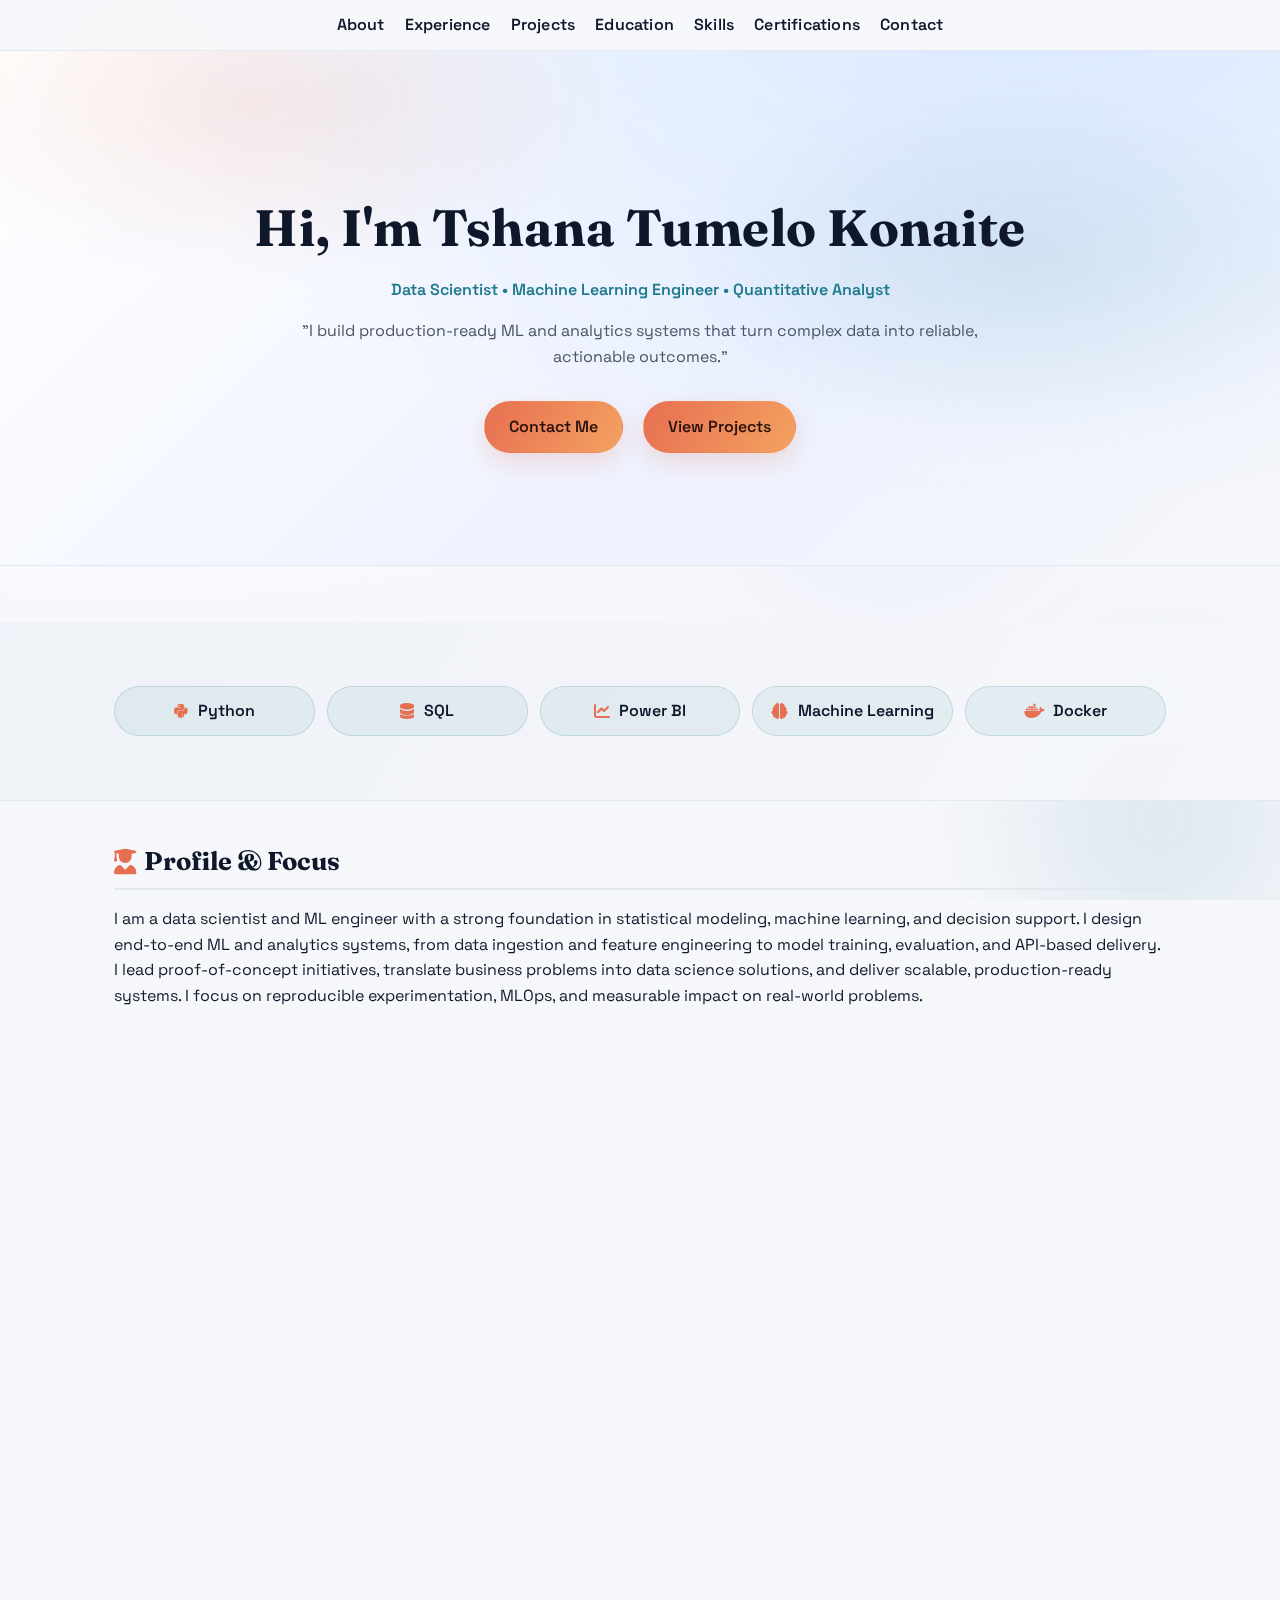
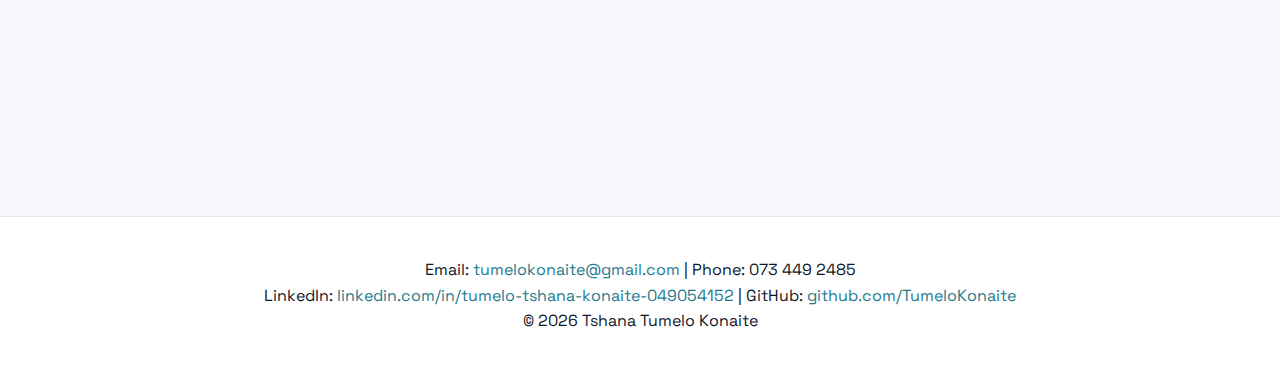
<file: index.html>
﻿<!DOCTYPE html>
<html lang="en">
<head>
  <meta charset="UTF-8" />
  <meta name="viewport" content="width=device-width, initial-scale=1" />
  <title>Tshana Tumelo Konaite | About</title>
  <link rel="stylesheet" href="style.css" />
  <link rel="stylesheet" href="animations.css" />
  <link
    rel="stylesheet"
    href="https://cdnjs.cloudflare.com/ajax/libs/font-awesome/6.4.0/css/all.min.css"
  />
  <link rel="preconnect" href="https://fonts.googleapis.com" />
  <link rel="preconnect" href="https://fonts.gstatic.com" crossorigin />
  <link
    href="https://fonts.googleapis.com/css2?family=Fraunces:wght@500;700&family=Space+Grotesk:wght@400;600&display=swap"
    rel="stylesheet"
  />
</head>
<body>
  <div class="ambient" aria-hidden="true">
    <span class="blob b1"></span>
    <span class="blob b2"></span>
    <span class="blob b3"></span>
    <span class="grid"></span>
  </div>

  <!-- Navigation Bar -->
  <nav class="navbar">
    <div class="container nav-container">
      <div class="menu-toggle" id="menu-toggle" aria-label="Toggle Menu" role="button" tabindex="0">
        <i class="fas fa-bars"></i>
      </div>
      <ul class="nav-links" id="nav-links">
        <li><a href="index.html">About</a></li>
        <li><a href="experience.html">Experience</a></li>
        <li><a href="projects.html">Projects</a></li>
        <li><a href="education.html">Education</a></li>
        <li><a href="skills.html">Skills</a></li>
        <li><a href="certifications.html">Certifications</a></li>
        <li><a href="contact.html">Contact</a></li>
      </ul>
    </div>
  </nav>

  <!-- Hero Section -->
  <header class="hero">
    <div class="container">
      <h1 class="hero-reveal-1">Hi, I'm Tshana Tumelo Konaite</h1>
      <p class="subtitle hero-reveal-2">Data Scientist &bull; Machine Learning Engineer &bull; Quantitative Analyst</p>
      <p class="quote hero-reveal-2">"I build production-ready ML and analytics systems that turn complex data into reliable, actionable outcomes."</p>
      <div class="buttons hero-reveal-3">
        <a href="mailto:tumelokonaite@gmail.com" class="btn">Contact Me</a>
        <a href="projects.html" class="btn">View Projects</a>
      </div>
    </div>
  </header>

  <!-- Tool Stack Ribbon -->
  <section class="tool-stack">
    <div class="container">
      <div class="stack-row" data-stagger-group="tool-stack">
        <div class="stack-item reveal-item card-reveal">
          <i class="fa-brands fa-python"></i>
          <span>Python</span>
        </div>
        <div class="stack-item reveal-item card-reveal">
          <i class="fa-solid fa-database"></i>
          <span>SQL</span>
        </div>
        <div class="stack-item reveal-item card-reveal">
          <i class="fa-solid fa-chart-line"></i>
          <span>Power BI</span>
        </div>
        <div class="stack-item reveal-item card-reveal">
          <i class="fa-solid fa-brain"></i>
          <span>Machine Learning</span>
        </div>
        <div class="stack-item reveal-item card-reveal">
          <i class="fa-brands fa-docker"></i>
          <span>Docker</span>
        </div>
      </div>
    </div>
  </section>

  <!-- About Section -->
  <section class="container" id="about">
    <h2 class="reveal"><i class="fas fa-user-graduate"></i> Profile & Focus</h2>
    <p>
      I am a data scientist and ML engineer with a strong foundation in statistical modeling, machine learning,
      and decision support. I design end-to-end ML and analytics systems, from data ingestion and feature engineering
      to model training, evaluation, and API-based delivery.
    </p>
    <p>
      I lead proof-of-concept initiatives, translate business problems into data science solutions, and deliver
      scalable, production-ready systems. I focus on reproducible experimentation, MLOps, and measurable impact on
      real-world problems.
    </p>
  </section>

  <!-- Aim & Mission Section -->
  <section class="container aim-mission" id="aim-mission">
    <div class="section-header">
      <h2 class="reveal"><i class="fas fa-bullseye"></i> Purpose & Direction</h2>
      <p class="section-intro reveal">A clear focus on growth, dependable delivery, and meaningful impact across analytics, data, and business domains.</p>
    </div>
    <div class="purpose-grid" data-stagger-group="purpose">
      <div class="purpose-card reveal-item card-reveal">
        <h3><i class="fa-solid fa-bullseye"></i> Aim</h3>
        <p>Build dependable solutions that turn complex data into clear, actionable outcomes.</p>
      </div>
      <div class="purpose-card reveal-item card-reveal">
        <h3><i class="fa-solid fa-compass"></i> Mission</h3>
        <p>Deliver practical, analytics-driven work that helps teams make smarter decisions.</p>
      </div>
      <div class="purpose-card reveal-item card-reveal">
        <h3><i class="fa-solid fa-eye"></i> Vision</h3>
        <p>Grow into a trusted professional who leads impactful projects across analytics and ML systems.</p>
      </div>
      <div class="purpose-card reveal-item card-reveal">
        <h3><i class="fa-solid fa-handshake"></i> Values</h3>
        <p>Integrity, curiosity, accountability, and a commitment to quality delivery.</p>
      </div>
    </div>
  </section>

  <!-- CTA Section -->
  <section class="container cta" id="cta" data-stagger-group="cta">
    <div class="cta-card reveal-item card-reveal">
      <div>
        <h2>Let's work together</h2>
        <p>Open to data science, ML engineering, and quantitative analytics roles.</p>
      </div>
    </div>
  </section>

  <!-- Footer Section -->
  <footer id="contact">
    <p>Email: <a href="mailto:tumelokonaite@gmail.com">tumelokonaite@gmail.com</a> | Phone: 073 449 2485</p>
    <p>LinkedIn: <a href="https://www.linkedin.com/in/tumelo-tshana-konaite-049054152/" target="_blank" rel="noopener noreferrer">linkedin.com/in/tumelo-tshana-konaite-049054152</a> | GitHub: <a href="https://github.com/TumeloKonaite" target="_blank" rel="noopener noreferrer">github.com/TumeloKonaite</a></p>
    <p>&copy; 2026 Tshana Tumelo Konaite</p>
  </footer>

  <script>
    const toggleBtn = document.getElementById('menu-toggle');
    const navLinks = document.getElementById('nav-links');

    toggleBtn.addEventListener('click', () => {
      navLinks.classList.toggle('show');
    });
  </script>
  <script src="animations.js"></script>
</body>
</html>
</file>
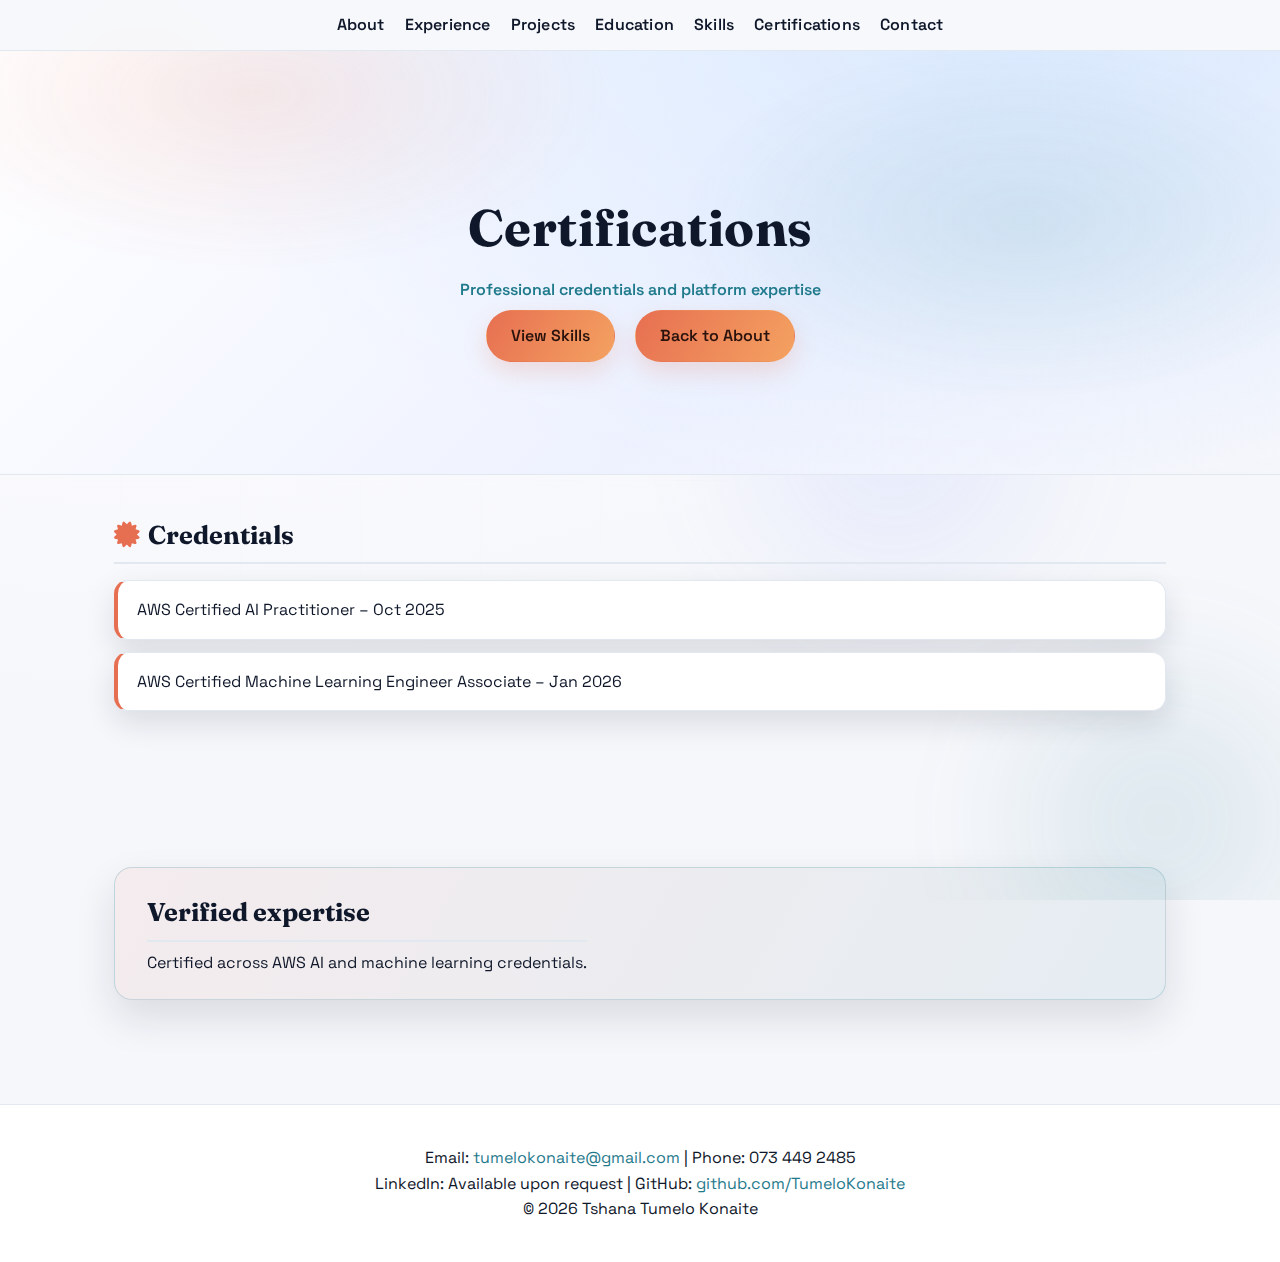
<file: certifications.html>
﻿<!DOCTYPE html>
<html lang="en">
<head>
  <meta charset="UTF-8" />
  <meta name="viewport" content="width=device-width, initial-scale=1" />
  <title>Tshana Tumelo Konaite | Certifications</title>
  <link rel="stylesheet" href="style.css" />
  <link rel="stylesheet" href="animations.css" />
  <link
    rel="stylesheet"
    href="https://cdnjs.cloudflare.com/ajax/libs/font-awesome/6.4.0/css/all.min.css"
  />
  <link rel="preconnect" href="https://fonts.googleapis.com" />
  <link rel="preconnect" href="https://fonts.gstatic.com" crossorigin />
  <link
    href="https://fonts.googleapis.com/css2?family=Fraunces:wght@500;700&family=Space+Grotesk:wght@400;600&display=swap"
    rel="stylesheet"
  />
</head>
<body>
  <div class="ambient" aria-hidden="true">
    <span class="blob b1"></span>
    <span class="blob b2"></span>
    <span class="blob b3"></span>
    <span class="grid"></span>
  </div>

  <nav class="navbar">
    <div class="container nav-container">
      <div class="menu-toggle" id="menu-toggle" aria-label="Toggle Menu" role="button" tabindex="0">
        <i class="fas fa-bars"></i>
      </div>
      <ul class="nav-links" id="nav-links">
        <li><a href="index.html">About</a></li>
        <li><a href="experience.html">Experience</a></li>
        <li><a href="projects.html">Projects</a></li>
        <li><a href="education.html">Education</a></li>
        <li><a href="skills.html">Skills</a></li>
        <li><a href="certifications.html">Certifications</a></li>
        <li><a href="contact.html">Contact</a></li>
      </ul>
    </div>
  </nav>

  <header class="hero">
    <div class="container">
      <h1 class="hero-reveal-1">Certifications</h1>
      <p class="subtitle hero-reveal-2">Professional credentials and platform expertise</p>
      <div class="buttons hero-reveal-3">
        <a href="skills.html" class="btn">View Skills</a>
        <a href="index.html" class="btn">Back to About</a>
      </div>
    </div>
  </header>

  <section class="container" id="certifications">
    <h2 class="reveal"><i class="fas fa-certificate"></i> Credentials</h2>
    <ul class="cert-list" data-stagger-group="certifications">
      <li class="reveal-item card-reveal">AWS Certified AI Practitioner &ndash; Oct 2025</li>
      <li class="reveal-item card-reveal">AWS Certified Machine Learning Engineer Associate &ndash; Jan 2026</li>
    </ul>
  </section>

  <section class="container cta" id="cta" data-stagger-group="cta">
    <div class="cta-card reveal-item card-reveal">
      <div>
        <h2>Verified expertise</h2>
        <p>Certified across AWS AI and machine learning credentials.</p>
      </div>
    </div>
  </section>

  <footer>
    <p>Email: <a href="mailto:tumelokonaite@gmail.com">tumelokonaite@gmail.com</a> | Phone: 073 449 2485</p>
    <p>LinkedIn: Available upon request | GitHub: <a href="https://github.com/TumeloKonaite" target="_blank" rel="noopener noreferrer">github.com/TumeloKonaite</a></p>
    <p>&copy; 2026 Tshana Tumelo Konaite</p>
  </footer>

  <script>
    const toggleBtn = document.getElementById('menu-toggle');
    const navLinks = document.getElementById('nav-links');

    toggleBtn.addEventListener('click', () => {
      navLinks.classList.toggle('show');
    });

  </script>
  <script src="animations.js"></script>
</body>
</html>
</file>
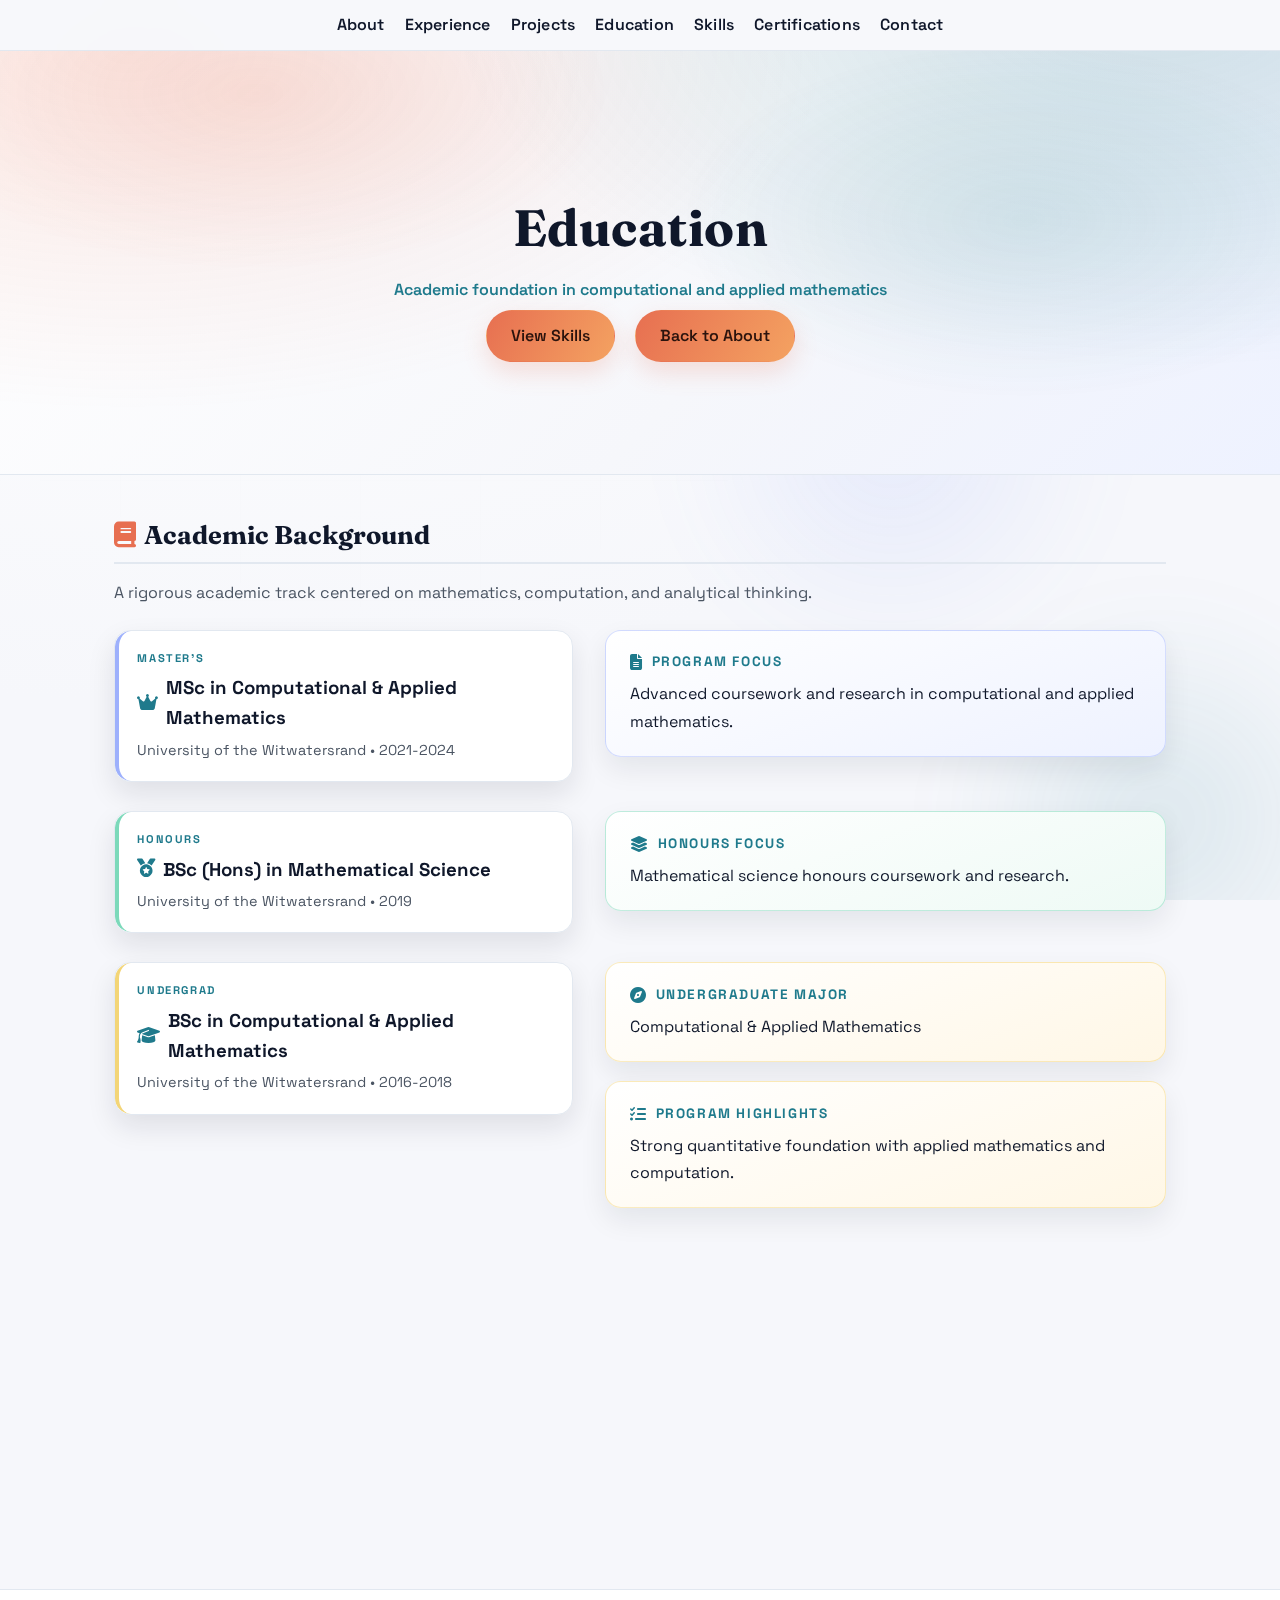
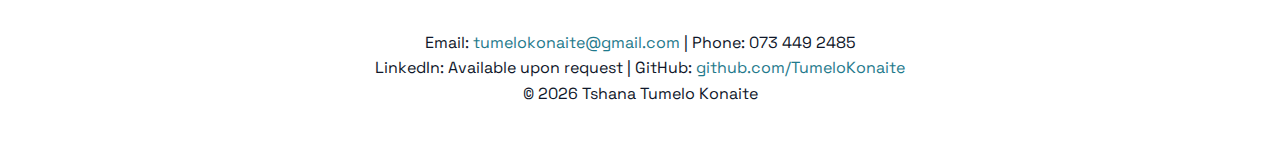
<file: education.html>
﻿<!DOCTYPE html>
<html lang="en">
<head>
  <meta charset="UTF-8" />
  <meta name="viewport" content="width=device-width, initial-scale=1" />
  <title>Tshana Tumelo Konaite | Education</title>
  <link rel="stylesheet" href="style.css" />
  <link rel="stylesheet" href="animations.css" />
  <link
    rel="stylesheet"
    href="https://cdnjs.cloudflare.com/ajax/libs/font-awesome/6.4.0/css/all.min.css"
  />
  <link rel="preconnect" href="https://fonts.googleapis.com" />
  <link rel="preconnect" href="https://fonts.gstatic.com" crossorigin />
  <link
    href="https://fonts.googleapis.com/css2?family=Fraunces:wght@500;700&family=Space+Grotesk:wght@400;600&display=swap"
    rel="stylesheet"
  />
</head>
<body class="education-page">
  <div class="ambient" aria-hidden="true">
    <span class="blob b1"></span>
    <span class="blob b2"></span>
    <span class="blob b3"></span>
    <span class="grid"></span>
  </div>

  <nav class="navbar">
    <div class="container nav-container">
      <div class="menu-toggle" id="menu-toggle" aria-label="Toggle Menu" role="button" tabindex="0">
        <i class="fas fa-bars"></i>
      </div>
      <ul class="nav-links" id="nav-links">
        <li><a href="index.html">About</a></li>
        <li><a href="experience.html">Experience</a></li>
        <li><a href="projects.html">Projects</a></li>
        <li><a href="education.html">Education</a></li>
        <li><a href="skills.html">Skills</a></li>
        <li><a href="certifications.html">Certifications</a></li>
        <li><a href="contact.html">Contact</a></li>
      </ul>
    </div>
  </nav>

  <header class="hero">
    <div class="container">
      <h1 class="hero-reveal-1">Education</h1>
      <p class="subtitle hero-reveal-2">Academic foundation in computational and applied mathematics</p>
      <div class="buttons hero-reveal-3">
        <a href="skills.html" class="btn">View Skills</a>
        <a href="index.html" class="btn">Back to About</a>
      </div>
    </div>
  </header>

  <section class="container" id="education">
    <div class="section-header">
      <h2 class="reveal"><i class="fas fa-book"></i> Academic Background</h2>
      <p class="section-intro reveal">A rigorous academic track centered on mathematics, computation, and analytical thinking.</p>
    </div>

    <div class="edu-layout" data-stagger-group="education">
      <div class="edu-row reveal-item card-reveal">
        <article class="edu-node edu-masters">
          <div class="edu-dot"></div>
          <div class="edu-node-body">
            <p class="edu-level">Master's</p>
            <h3><i class="fa-solid fa-crown"></i> MSc in Computational &amp; Applied Mathematics</h3>
            <p class="edu-meta">University of the Witwatersrand &bull; 2021-2024</p>
          </div>
        </article>
        <div class="edu-panels">
          <article class="edu-panel edu-panel-masters">
            <h4><i class="fa-solid fa-file-lines"></i> Program Focus</h4>
            <p>Advanced coursework and research in computational and applied mathematics.</p>
          </article>
        </div>
      </div>

      <div class="edu-row reveal-item card-reveal">
        <article class="edu-node edu-honours">
          <div class="edu-dot"></div>
          <div class="edu-node-body">
            <p class="edu-level">Honours</p>
            <h3><i class="fa-solid fa-medal"></i> BSc (Hons) in Mathematical Science</h3>
            <p class="edu-meta">University of the Witwatersrand &bull; 2019</p>
          </div>
        </article>
        <div class="edu-panels">
          <article class="edu-panel edu-panel-honours">
            <h4><i class="fa-solid fa-layer-group"></i> Honours Focus</h4>
            <p>Mathematical science honours coursework and research.</p>
          </article>
        </div>
      </div>

      <div class="edu-row reveal-item card-reveal">
        <article class="edu-node edu-undergrad">
          <div class="edu-dot"></div>
          <div class="edu-node-body">
            <p class="edu-level">Undergrad</p>
            <h3><i class="fa-solid fa-graduation-cap"></i> BSc in Computational &amp; Applied Mathematics</h3>
            <p class="edu-meta">University of the Witwatersrand &bull; 2016-2018</p>
          </div>
        </article>
        <div class="edu-panels">
          <article class="edu-panel edu-panel-undergrad">
            <h4><i class="fa-solid fa-compass"></i> Undergraduate Major</h4>
            <p>Computational &amp; Applied Mathematics</p>
          </article>
          <article class="edu-panel edu-panel-undergrad">
            <h4><i class="fa-solid fa-list-check"></i> Program Highlights</h4>
            <p>Strong quantitative foundation with applied mathematics and computation.</p>
          </article>
        </div>
      </div>
    </div>
  </section>

  <section class="container cta" id="cta" data-stagger-group="cta">
    <div class="cta-card reveal-item card-reveal">
      <div>
        <h2>Academic foundation</h2>
        <p>Focused on computation, modeling, and rigorous quantitative training.</p>
      </div>
    </div>
  </section>

  <footer>
    <p>Email: <a href="mailto:tumelokonaite@gmail.com">tumelokonaite@gmail.com</a> | Phone: 073 449 2485</p>
    <p>LinkedIn: Available upon request | GitHub: <a href="https://github.com/TumeloKonaite" target="_blank" rel="noopener noreferrer">github.com/TumeloKonaite</a></p>
    <p>&copy; 2026 Tshana Tumelo Konaite</p>
  </footer>

  <script>
    const toggleBtn = document.getElementById('menu-toggle');
    const navLinks = document.getElementById('nav-links');

    toggleBtn.addEventListener('click', () => {
      navLinks.classList.toggle('show');
    });

  </script>
  <script src="animations.js"></script>
</body>
</html>
</file>
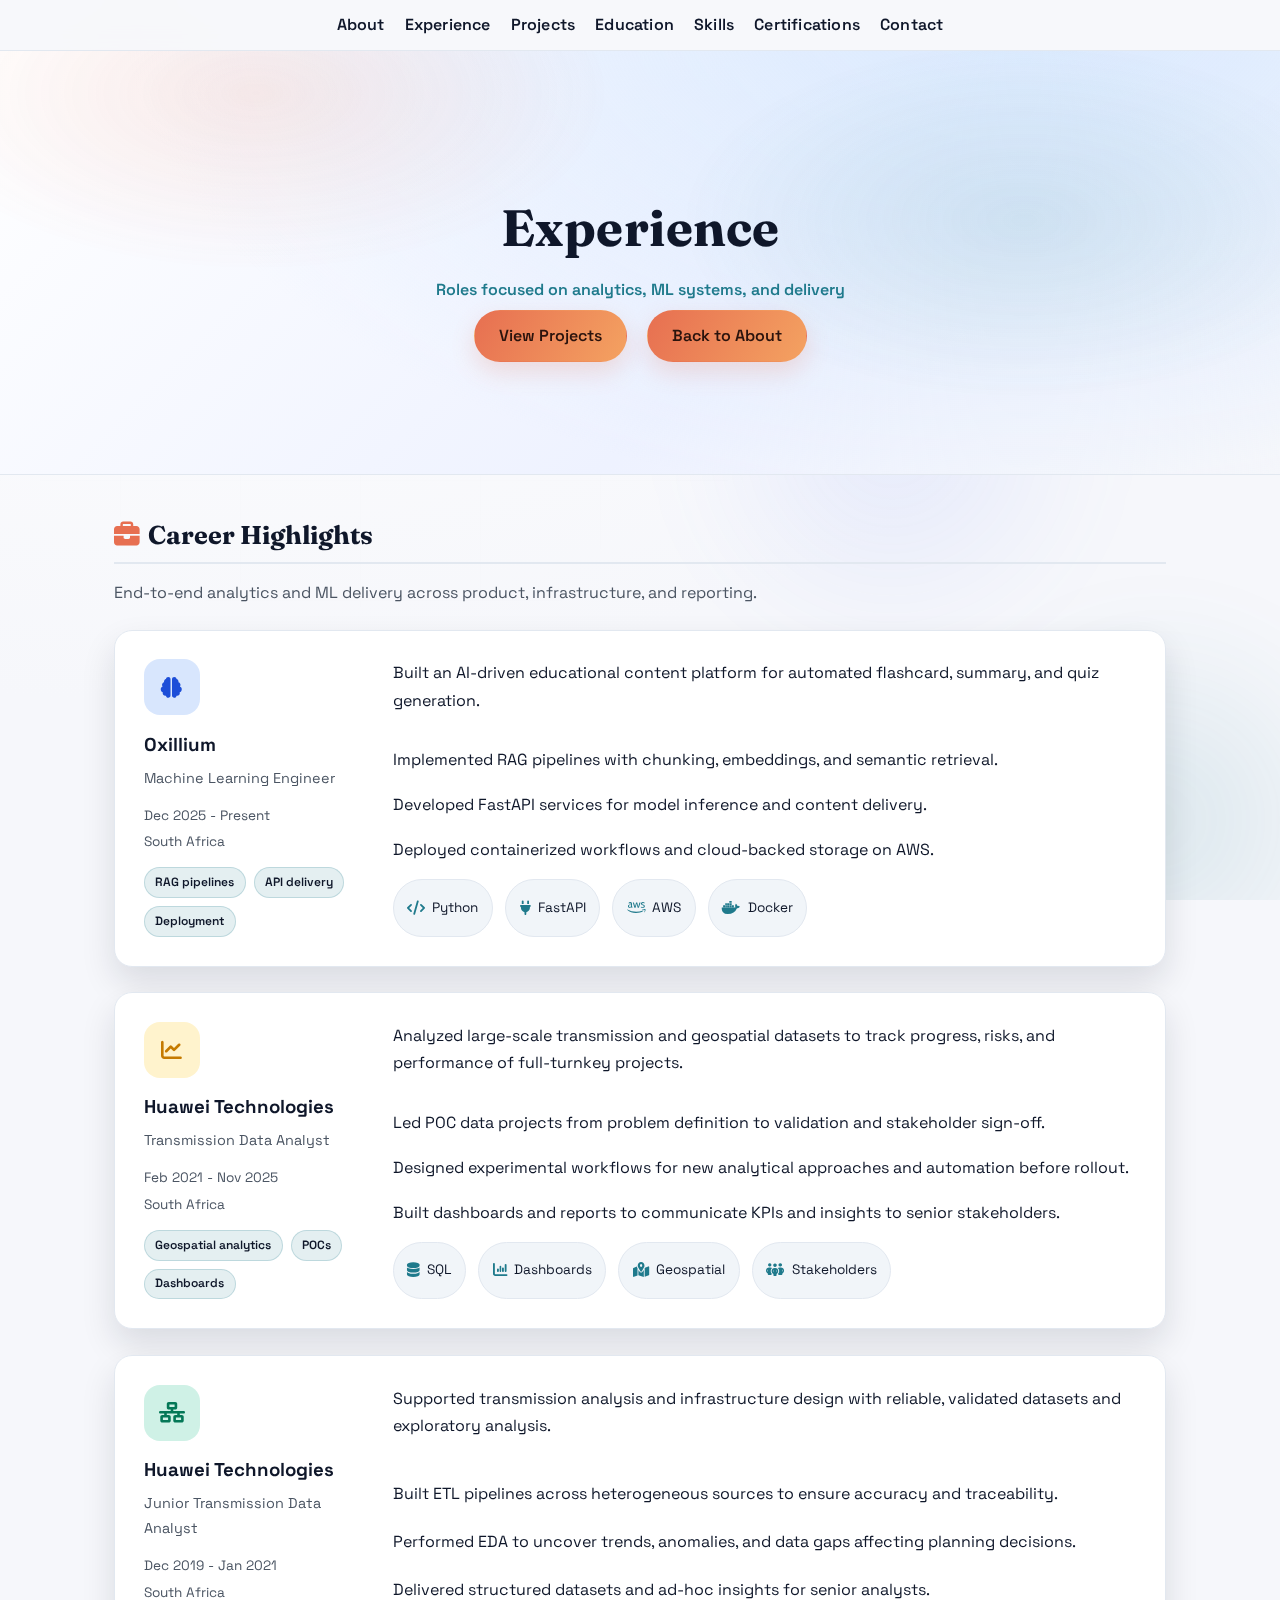
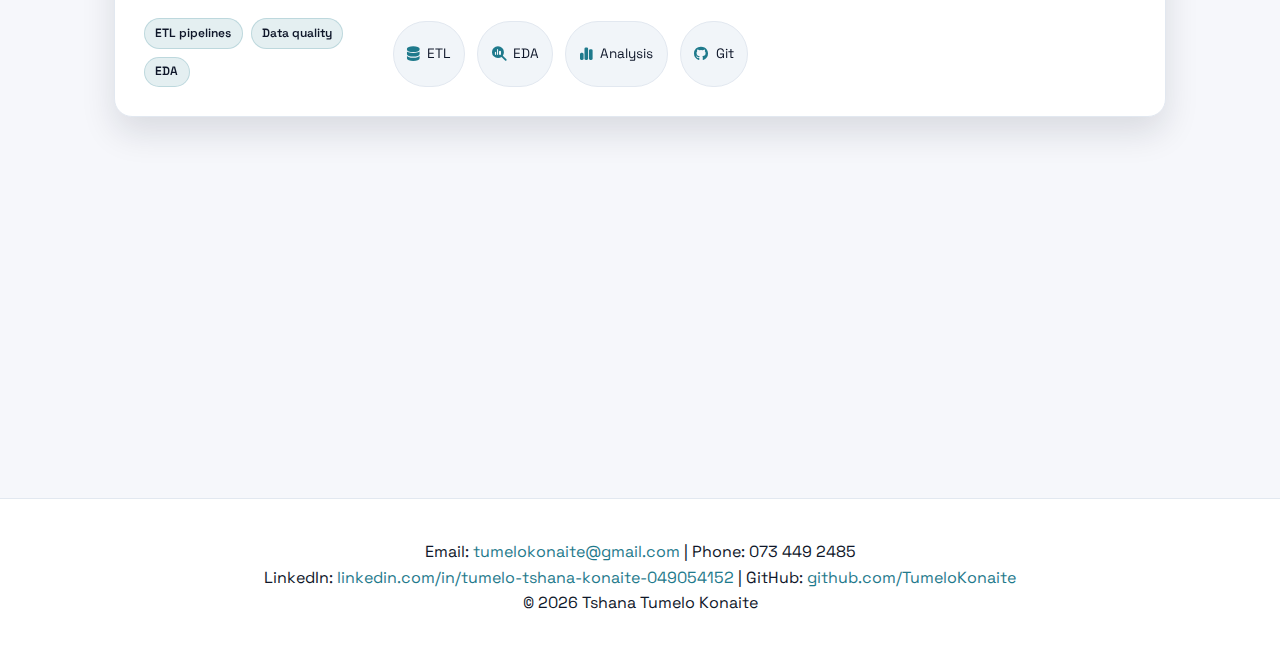
<file: experience.html>
﻿<!DOCTYPE html>
<html lang="en">
<head>
  <meta charset="UTF-8" />
  <meta name="viewport" content="width=device-width, initial-scale=1" />
  <title>Tshana Tumelo Konaite | Experience</title>
  <link rel="stylesheet" href="style.css" />
  <link rel="stylesheet" href="animations.css" />
  <link
    rel="stylesheet"
    href="https://cdnjs.cloudflare.com/ajax/libs/font-awesome/6.4.0/css/all.min.css"
  />
  <link rel="preconnect" href="https://fonts.googleapis.com" />
  <link rel="preconnect" href="https://fonts.gstatic.com" crossorigin />
  <link
    href="https://fonts.googleapis.com/css2?family=Fraunces:wght@500;700&family=Space+Grotesk:wght@400;600&display=swap"
    rel="stylesheet"
  />
</head>
<body>
  <div class="ambient" aria-hidden="true">
    <span class="blob b1"></span>
    <span class="blob b2"></span>
    <span class="blob b3"></span>
    <span class="grid"></span>
  </div>

  <nav class="navbar">
    <div class="container nav-container">
      <div class="menu-toggle" id="menu-toggle" aria-label="Toggle Menu" role="button" tabindex="0">
        <i class="fas fa-bars"></i>
      </div>
      <ul class="nav-links" id="nav-links">
        <li><a href="index.html">About</a></li>
        <li><a href="experience.html">Experience</a></li>
        <li><a href="projects.html">Projects</a></li>
        <li><a href="education.html">Education</a></li>
        <li><a href="skills.html">Skills</a></li>
        <li><a href="certifications.html">Certifications</a></li>
        <li><a href="contact.html">Contact</a></li>
      </ul>
    </div>
  </nav>

  <header class="hero">
    <div class="container">
      <h1 class="hero-reveal-1">Experience</h1>
      <p class="subtitle hero-reveal-2">Roles focused on analytics, ML systems, and delivery</p>
      <div class="buttons hero-reveal-3">
        <a href="projects.html" class="btn">View Projects</a>
        <a href="index.html" class="btn">Back to About</a>
      </div>
    </div>
  </header>

  <section class="container" id="experience">
    <div class="section-header">
      <h2 class="reveal"><i class="fas fa-briefcase"></i> Career Highlights</h2>
      <p class="section-intro reveal">End-to-end analytics and ML delivery across product, infrastructure, and reporting.</p>
    </div>
    <div class="experience-grid" data-stagger-group="experience">
      <article class="exp-card exp-dev reveal-item card-reveal">
        <div class="exp-left">
          <div class="exp-badge"><i class="fa-solid fa-brain"></i></div>
          <div class="exp-company">
            <h3>Oxillium</h3>
            <span>Machine Learning Engineer</span>
          </div>
          <div class="exp-meta">
            <span>Dec 2025 - Present</span>
            <span>South Africa</span>
          </div>
          <div class="exp-focus">
            <span>RAG pipelines</span>
            <span>API delivery</span>
            <span>Deployment</span>
          </div>
        </div>
        <div class="exp-right">
          <p>Built an AI-driven educational content platform for automated flashcard, summary, and quiz generation.</p>
          <div class="exp-highlights">
            <p>Implemented RAG pipelines with chunking, embeddings, and semantic retrieval.</p>
            <p>Developed FastAPI services for model inference and content delivery.</p>
            <p>Deployed containerized workflows and cloud-backed storage on AWS.</p>
          </div>
          <div class="exp-tags">
            <span><i class="fa-solid fa-code"></i> Python</span>
            <span><i class="fa-solid fa-plug"></i> FastAPI</span>
            <span><i class="fa-brands fa-aws"></i> AWS</span>
            <span><i class="fa-brands fa-docker"></i> Docker</span>
          </div>
        </div>
      </article>

      <article class="exp-card exp-utilities reveal-item card-reveal">
        <div class="exp-left">
          <div class="exp-badge"><i class="fa-solid fa-chart-line"></i></div>
          <div class="exp-company">
            <h3>Huawei Technologies</h3>
            <span>Transmission Data Analyst</span>
          </div>
          <div class="exp-meta">
            <span>Feb 2021 - Nov 2025</span>
            <span>South Africa</span>
          </div>
          <div class="exp-focus">
            <span>Geospatial analytics</span>
            <span>POCs</span>
            <span>Dashboards</span>
          </div>
        </div>
        <div class="exp-right">
          <p>Analyzed large-scale transmission and geospatial datasets to track progress, risks, and performance of full-turnkey projects.</p>
          <div class="exp-highlights">
            <p>Led POC data projects from problem definition to validation and stakeholder sign-off.</p>
            <p>Designed experimental workflows for new analytical approaches and automation before rollout.</p>
            <p>Built dashboards and reports to communicate KPIs and insights to senior stakeholders.</p>
          </div>
          <div class="exp-tags">
            <span><i class="fa-solid fa-database"></i> SQL</span>
            <span><i class="fa-solid fa-chart-column"></i> Dashboards</span>
            <span><i class="fa-solid fa-map-location-dot"></i> Geospatial</span>
            <span><i class="fa-solid fa-people-group"></i> Stakeholders</span>
          </div>
        </div>
      </article>

      <article class="exp-card exp-network reveal-item card-reveal">
        <div class="exp-left">
          <div class="exp-badge"><i class="fa-solid fa-network-wired"></i></div>
          <div class="exp-company">
            <h3>Huawei Technologies</h3>
            <span>Junior Transmission Data Analyst</span>
          </div>
          <div class="exp-meta">
            <span>Dec 2019 - Jan 2021</span>
            <span>South Africa</span>
          </div>
          <div class="exp-focus">
            <span>ETL pipelines</span>
            <span>Data quality</span>
            <span>EDA</span>
          </div>
        </div>
        <div class="exp-right">
          <p>Supported transmission analysis and infrastructure design with reliable, validated datasets and exploratory analysis.</p>
          <div class="exp-highlights">
            <p>Built ETL pipelines across heterogeneous sources to ensure accuracy and traceability.</p>
            <p>Performed EDA to uncover trends, anomalies, and data gaps affecting planning decisions.</p>
            <p>Delivered structured datasets and ad-hoc insights for senior analysts.</p>
          </div>
          <div class="exp-tags">
            <span><i class="fa-solid fa-database"></i> ETL</span>
            <span><i class="fa-solid fa-magnifying-glass-chart"></i> EDA</span>
            <span><i class="fa-solid fa-chart-simple"></i> Analysis</span>
            <span><i class="fa-brands fa-github"></i> Git</span>
          </div>
        </div>
      </article>
    </div>
  </section>

  <section class="container cta" id="cta" data-stagger-group="cta">
    <div class="cta-card reveal-item card-reveal">
      <div>
        <h2>Open to new roles</h2>
        <p>Ready to contribute to data science, ML engineering, and quantitative analytics teams.</p>
      </div>
    </div>
  </section>

  <footer>
    <p>Email: <a href="mailto:tumelokonaite@gmail.com">tumelokonaite@gmail.com</a> | Phone: 073 449 2485</p>
    <p>LinkedIn: <a href="https://www.linkedin.com/in/tumelo-tshana-konaite-049054152/" target="_blank" rel="noopener noreferrer">linkedin.com/in/tumelo-tshana-konaite-049054152</a> | GitHub: <a href="https://github.com/TumeloKonaite" target="_blank" rel="noopener noreferrer">github.com/TumeloKonaite</a></p>
    <p>&copy; 2026 Tshana Tumelo Konaite</p>
  </footer>

  <script>
    const toggleBtn = document.getElementById('menu-toggle');
    const navLinks = document.getElementById('nav-links');

    toggleBtn.addEventListener('click', () => {
      navLinks.classList.toggle('show');
    });
  </script>
  <script src="animations.js"></script>
</body>
</html>
</file>
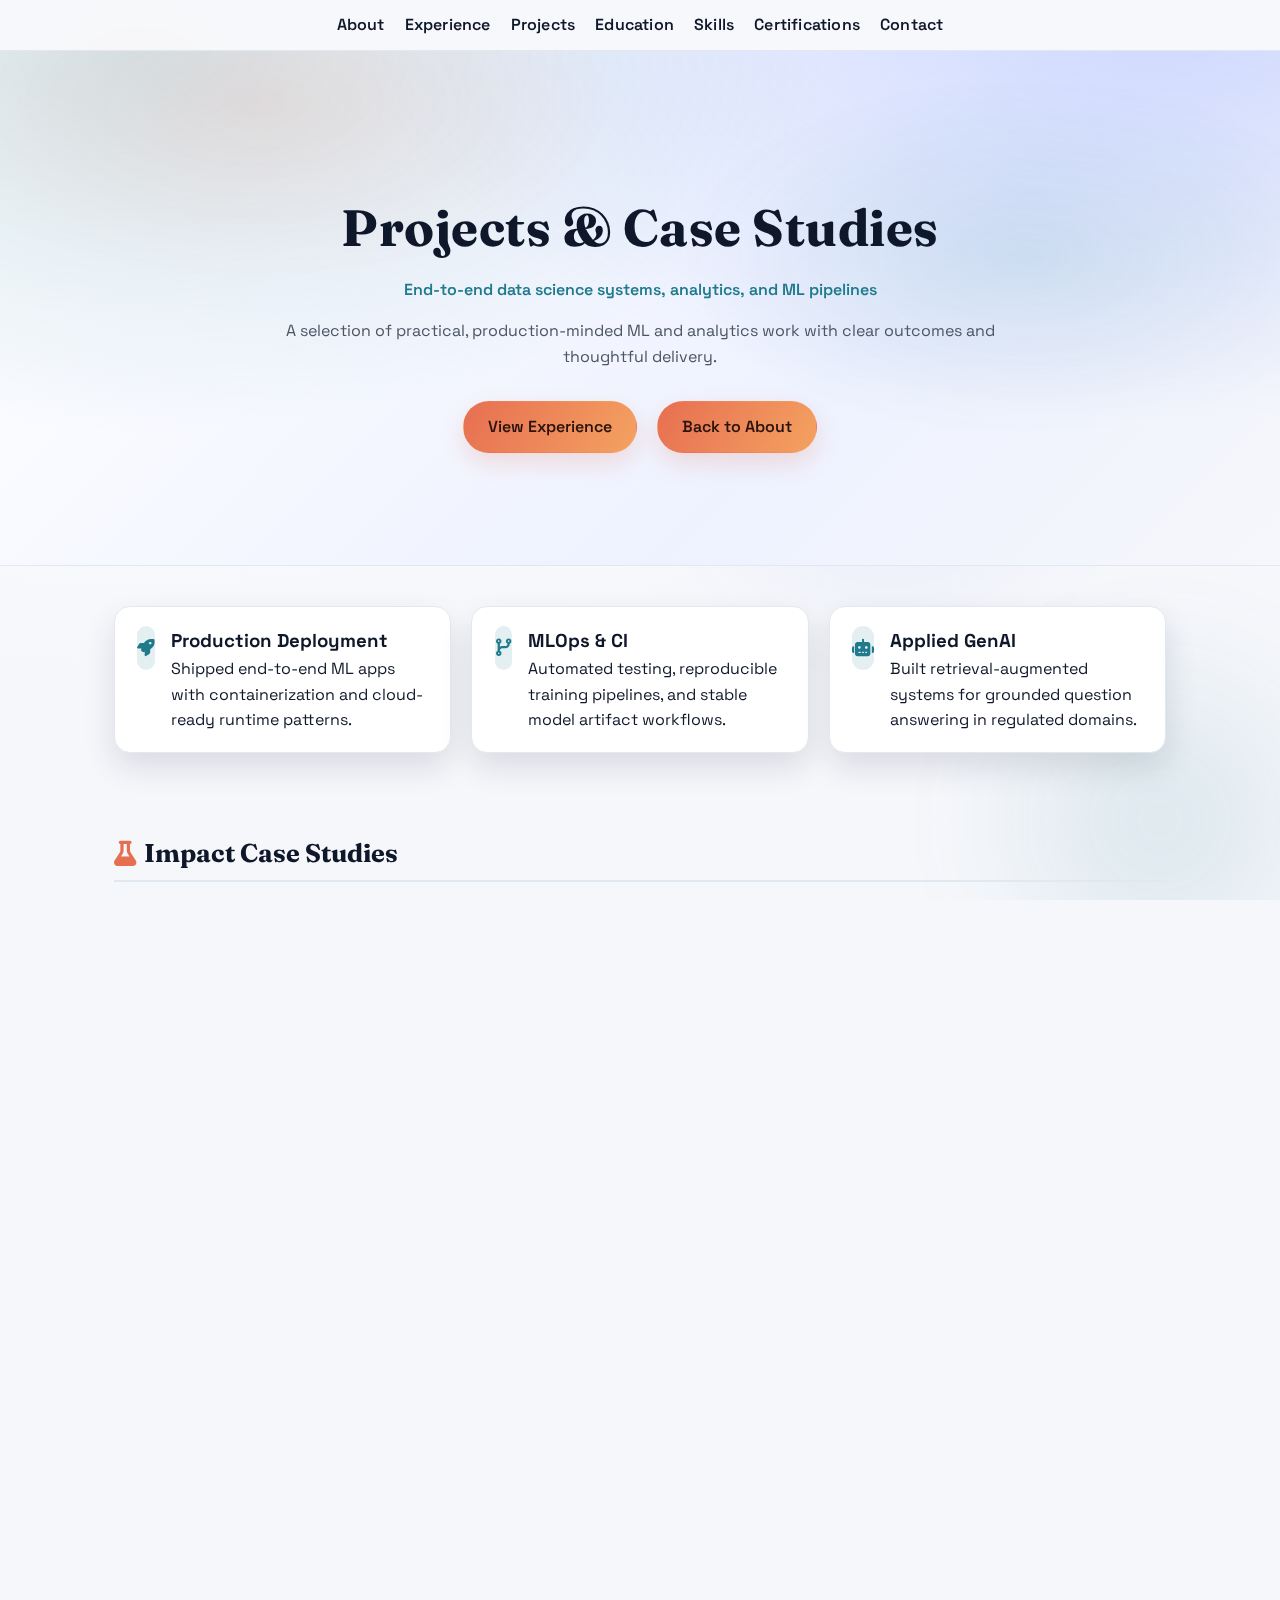
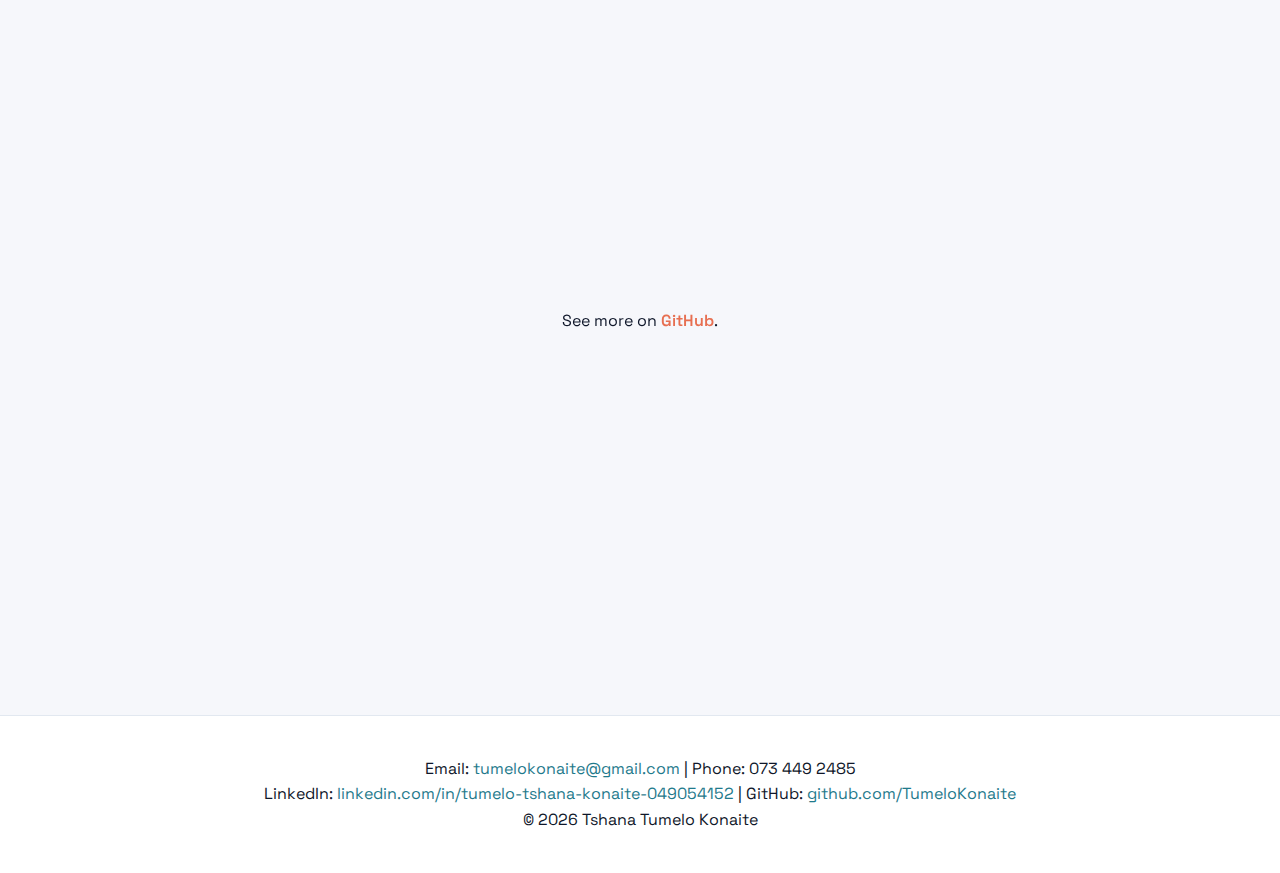
<file: projects.html>
<!DOCTYPE html>
<html lang="en">
<head>
  <meta charset="UTF-8" />
  <meta name="viewport" content="width=device-width, initial-scale=1" />
  <title>Tshana Tumelo Konaite | Projects</title>
  <link rel="stylesheet" href="style.css" />
  <link rel="stylesheet" href="animations.css" />
  <link
    rel="stylesheet"
    href="https://cdnjs.cloudflare.com/ajax/libs/font-awesome/6.4.0/css/all.min.css"
  />
  <link rel="preconnect" href="https://fonts.googleapis.com" />
  <link rel="preconnect" href="https://fonts.gstatic.com" crossorigin />
  <link
    href="https://fonts.googleapis.com/css2?family=Fraunces:wght@500;700&family=Space+Grotesk:wght@400;600&display=swap"
    rel="stylesheet"
  />
</head>
<body class="projects-page">
  <div class="ambient" aria-hidden="true">
    <span class="blob b1"></span>
    <span class="blob b2"></span>
    <span class="blob b3"></span>
    <span class="grid"></span>
  </div>

  <nav class="navbar">
    <div class="container nav-container">
      <div class="menu-toggle" id="menu-toggle" aria-label="Toggle Menu" role="button" tabindex="0">
        <i class="fas fa-bars"></i>
      </div>
      <ul class="nav-links" id="nav-links">
        <li><a href="index.html">About</a></li>
        <li><a href="experience.html">Experience</a></li>
        <li><a href="projects.html">Projects</a></li>
        <li><a href="education.html">Education</a></li>
        <li><a href="skills.html">Skills</a></li>
        <li><a href="certifications.html">Certifications</a></li>
        <li><a href="contact.html">Contact</a></li>
      </ul>
    </div>
  </nav>

  <header class="hero project-hero">
    <div class="container">
      <h1 class="hero-reveal-1">Projects & Case Studies</h1>
      <p class="subtitle hero-reveal-2">End-to-end data science systems, analytics, and ML pipelines</p>
      <p class="quote hero-reveal-2">A selection of practical, production-minded ML and analytics work with clear outcomes and thoughtful delivery.</p>
      <div class="buttons hero-reveal-3">
        <a href="experience.html" class="btn">View Experience</a>
        <a href="index.html" class="btn">Back to About</a>
      </div>
    </div>
  </header>

  <section class="container highlights" data-stagger-group="highlights">
    <div class="highlight-card reveal-item card-reveal">
      <div class="highlight-icon"><i class="fa-solid fa-rocket"></i></div>
      <div>
        <h3>Production Deployment</h3>
        <p>Shipped end-to-end ML apps with containerization and cloud-ready runtime patterns.</p>
      </div>
    </div>
    <div class="highlight-card reveal-item card-reveal">
      <div class="highlight-icon"><i class="fa-solid fa-code-branch"></i></div>
      <div>
        <h3>MLOps & CI</h3>
        <p>Automated testing, reproducible training pipelines, and stable model artifact workflows.</p>
      </div>
    </div>
    <div class="highlight-card reveal-item card-reveal">
      <div class="highlight-icon"><i class="fa-solid fa-robot"></i></div>
      <div>
        <h3>Applied GenAI</h3>
        <p>Built retrieval-augmented systems for grounded question answering in regulated domains.</p>
      </div>
    </div>
  </section>

  <section class="container" id="case-studies">
    <div class="section-header">
      <h2 class="reveal"><i class="fas fa-flask"></i> Impact Case Studies</h2>
      <p class="section-intro reveal">Three representative builds focused on predictive modeling, pricing analytics, and GenAI retrieval systems.</p>
    </div>

    <div class="case-editorial" data-stagger-group="case-studies">
      <article class="editorial-case reveal-item card-reveal">
        <div class="editorial-main">
          <p class="editorial-kicker">Retention Analytics</p>
          <h3>Customer Churn Prediction Web App</h3>
          <p class="editorial-summary">Flask-based churn prediction app with decision recommendations and ROI-style retention guidance.</p>
          <div class="editorial-body">
            <div>
              <h4>Problem</h4>
              <p>Identify high-risk customers early enough to trigger targeted retention action.</p>
            </div>
            <div>
              <h4>Approach</h4>
              <p>scikit-learn pipeline with model metadata tracking, probability thresholds, and deterministic action decisioning.</p>
            </div>
            <div>
              <h4>Delivery</h4>
              <p>Deployed web app, API endpoints, Docker support, and CI test workflow.</p>
            </div>
          </div>
          <div class="case-tags">
            <span>Python</span><span>Flask</span><span>scikit-learn</span><span>Docker</span><span>CI</span>
          </div>
        </div>
        <aside class="editorial-aside">
          <div class="aside-panel">
            <div class="aside-title">Project Facts</div>
            <div class="facts-grid">
              <div>
                <span>Focus</span>
                <strong>Churn</strong>
              </div>
              <div>
                <span>Output</span>
                <strong>Web App + API</strong>
              </div>
              <div>
                <span>Validation</span>
                <strong>ROC-AUC</strong>
              </div>
              <div>
                <span>Delivery</span>
                <strong>Docker + CI</strong>
              </div>
            </div>
          </div>
          <div class="aside-visual">
            <div class="visual-kicker">Delivery Snapshot</div>
            <div class="ring-row">
              <div class="ring ring-blue">
                <span>Data</span>
              </div>
              <div class="ring ring-slate">
                <span>Model</span>
              </div>
              <div class="ring ring-indigo">
                <span>Deploy</span>
              </div>
            </div>
            <div class="stack-bars">
              <span></span><span></span><span></span><span></span>
            </div>
            <div class="chip-row">
              <span>Decisioning</span>
              <span>Tracking</span>
              <span>API</span>
            </div>
          </div>
        </aside>
      </article>

      <article class="editorial-case reveal-item card-reveal">
        <div class="editorial-main">
          <p class="editorial-kicker">Regression Analytics</p>
          <h3>Medical Insurance Cost Prediction</h3>
          <p class="editorial-summary">FastAPI app for insurance charge estimation with reproducible training and JSON/API usage.</p>
          <div class="editorial-body">
            <div>
              <h4>Problem</h4>
              <p>Estimate expected medical insurance charges from customer attributes.</p>
            </div>
            <div>
              <h4>Approach</h4>
              <p>Regression pipeline with ingestion, transformation, model training, and model-card style documentation.</p>
            </div>
            <div>
              <h4>Delivery</h4>
              <p>FastAPI UI + JSON endpoint, Docker packaging, and CI checks.</p>
            </div>
          </div>
          <div class="case-tags">
            <span>Python</span><span>FastAPI</span><span>scikit-learn</span><span>Docker</span><span>pytest</span>
          </div>
        </div>
        <aside class="editorial-aside">
          <div class="aside-panel">
            <div class="aside-title">Project Facts</div>
            <div class="facts-grid">
              <div>
                <span>Focus</span>
                <strong>Pricing</strong>
              </div>
              <div>
                <span>Output</span>
                <strong>API + UI</strong>
              </div>
              <div>
                <span>Validation</span>
                <strong>R2 Score</strong>
              </div>
              <div>
                <span>Runtime</span>
                <strong>AWS Ready</strong>
              </div>
            </div>
          </div>
          <div class="aside-visual">
            <div class="visual-kicker">Delivery Snapshot</div>
            <div class="ring-row">
              <div class="ring ring-teal">
                <span>Data</span>
              </div>
              <div class="ring ring-amber">
                <span>Train</span>
              </div>
              <div class="ring ring-violet">
                <span>Serve</span>
              </div>
            </div>
            <div class="stack-bars">
              <span></span><span></span><span></span><span></span>
            </div>
            <div class="chip-row">
              <span>Regression</span>
              <span>Model Card</span>
              <span>API</span>
            </div>
          </div>
        </aside>
      </article>

      <article class="editorial-case reveal-item card-reveal">
        <div class="editorial-main">
          <p class="editorial-kicker">LLM + Retrieval</p>
          <h3>Banking RAG Assistant</h3>
          <p class="editorial-summary">Modular Retrieval-Augmented Generation pipeline for banking documents with strict answer guardrails.</p>
          <div class="editorial-body">
            <div>
              <h4>Problem</h4>
              <p>Answer policy and product questions using only trusted internal banking documents.</p>
            </div>
            <div>
              <h4>Approach</h4>
              <p>PDF ingestion, chunking, embedding, Chroma vector store, retriever filters, and guardrailed prompting.</p>
            </div>
            <div>
              <h4>Delivery</h4>
              <p>FastAPI endpoint + Gradio chat UI, Dockerized demo mode, readiness checks, and evaluation harness.</p>
            </div>
          </div>
          <div class="case-tags">
            <span>Python</span><span>RAG</span><span>Chroma</span><span>FastAPI</span><span>Gradio</span>
          </div>
        </div>
        <aside class="editorial-aside">
          <div class="aside-panel">
            <div class="aside-title">Project Facts</div>
            <div class="facts-grid">
              <div>
                <span>Focus</span>
                <strong>GenAI</strong>
              </div>
              <div>
                <span>Output</span>
                <strong>Assistant API</strong>
              </div>
              <div>
                <span>Store</span>
                <strong>Chroma DB</strong>
              </div>
              <div>
                <span>Safety</span>
                <strong>Guardrails</strong>
              </div>
            </div>
          </div>
          <div class="aside-visual">
            <div class="visual-kicker">Delivery Snapshot</div>
            <div class="ring-row">
              <div class="ring ring-blue">
                <span>Ingest</span>
              </div>
              <div class="ring ring-slate">
                <span>Retrieve</span>
              </div>
              <div class="ring ring-indigo">
                <span>Answer</span>
              </div>
            </div>
            <div class="stack-bars">
              <span></span><span></span><span></span><span></span>
            </div>
            <div class="chip-row">
              <span>Grounded</span>
              <span>Filtered</span>
              <span>Auditable</span>
            </div>
          </div>
        </aside>
      </article>
    </div>
  </section>

  <section class="container" id="projects">
    <div class="section-header">
      <p class="section-tag reveal">Portfolio</p>
      <h2 class="reveal"><i class="fas fa-folder-open"></i> Selected Projects</h2>
      <p class="section-intro reveal">Core repositories I currently maintain and deploy.</p>
    </div>
    <div class="project-grid" data-stagger-group="projects">
      <div class="project-card reveal-item card-reveal" data-title="Customer Churn Prediction Web App" data-desc="Predicts customer churn, recommends retention actions, and estimates expected net gain through a deterministic decisioning layer." data-stack="Python, Flask, scikit-learn, Docker, GitHub Actions" data-link="https://github.com/TumeloKonaite/Customer-Churning-Repo">
        <div class="project-header">
          <div class="project-icon"><i class="fa-solid fa-user-group"></i></div>
          <div>
            <h4>Customer Churn Prediction Web App</h4>
            <p>Churn prediction with retention decisioning and ROI guidance.</p>
          </div>
        </div>
        <div class="project-tags">
          <span>Classification</span><span>Flask</span><span>MLOps</span>
        </div>
        <div class="project-actions">
          <button class="project-quick" type="button">Quick View</button>
          <a href="https://github.com/TumeloKonaite/Customer-Churning-Repo" target="_blank" rel="noopener noreferrer">View Project</a>
        </div>
      </div>
      <div class="project-card reveal-item card-reveal" data-title="Medical Insurance Cost Prediction" data-desc="Regression system that estimates insurance charges via FastAPI with both form and JSON prediction endpoints." data-stack="Python, FastAPI, scikit-learn, Docker, pytest" data-link="https://github.com/TumeloKonaite/Medical-Insurance-Cost">
        <div class="project-header">
          <div class="project-icon"><i class="fa-solid fa-notes-medical"></i></div>
          <div>
            <h4>Medical Insurance Cost Prediction</h4>
            <p>Insurance charge estimation with API-ready regression outputs.</p>
          </div>
        </div>
        <div class="project-tags">
          <span>Regression</span><span>FastAPI</span><span>Deployment</span>
        </div>
        <div class="project-actions">
          <button class="project-quick" type="button">Quick View</button>
          <a href="https://github.com/TumeloKonaite/Medical-Insurance-Cost" target="_blank" rel="noopener noreferrer">View Project</a>
        </div>
      </div>
      <div class="project-card reveal-item card-reveal" data-title="Banking RAG Assistant" data-desc="Retrieval-Augmented Generation pipeline for banking PDFs with guardrails, Chroma vector search, FastAPI serving, and Gradio UI." data-stack="Python, RAG, Chroma, FastAPI, Gradio, Docker" data-link="https://github.com/TumeloKonaite/Banking-chat">
        <div class="project-header">
          <div class="project-icon"><i class="fa-solid fa-comments-dollar"></i></div>
          <div>
            <h4>Banking RAG Assistant</h4>
            <p>Grounded Q&A assistant for banking documents and policies.</p>
          </div>
        </div>
        <div class="project-tags">
          <span>GenAI</span><span>RAG</span><span>Vector DB</span>
        </div>
        <div class="project-actions">
          <button class="project-quick" type="button">Quick View</button>
          <a href="https://github.com/TumeloKonaite/Banking-chat" target="_blank" rel="noopener noreferrer">View Project</a>
        </div>
      </div>
    </div>
    <div class="more-projects">
      <p>See more on <a href="https://github.com/TumeloKonaite?tab=repositories" target="_blank" rel="noopener noreferrer">GitHub</a>.</p>
    </div>
  </section>

  <section class="container cta" id="cta" data-stagger-group="cta">
    <div class="cta-card reveal-item card-reveal">
      <div>
        <h2>Interested in the details?</h2>
        <p>I can walk through architecture choices, metrics, and deployment workflows.</p>
      </div>
    </div>
  </section>

  <footer>
    <p>Email: <a href="mailto:tumelokonaite@gmail.com">tumelokonaite@gmail.com</a> | Phone: 073 449 2485</p>
    <p>LinkedIn: <a href="https://www.linkedin.com/in/tumelo-tshana-konaite-049054152/" target="_blank" rel="noopener noreferrer">linkedin.com/in/tumelo-tshana-konaite-049054152</a> | GitHub: <a href="https://github.com/TumeloKonaite" target="_blank" rel="noopener noreferrer">github.com/TumeloKonaite</a></p>
    <p>&copy; 2026 Tshana Tumelo Konaite</p>
  </footer>

  <div class="modal" id="project-modal" aria-hidden="true" role="dialog" aria-modal="true">
    <div class="modal-card" role="document">
      <button class="modal-close" type="button" aria-label="Close project details">
        <i class="fas fa-times"></i>
      </button>
      <div class="modal-body">
        <p class="modal-eyebrow">Project Snapshot</p>
        <h3 class="modal-title"></h3>
        <p class="modal-desc"></p>
        <p class="modal-stack"></p>
        <a class="modal-link" href="#" target="_blank" rel="noopener noreferrer">Open Repository</a>
      </div>
    </div>
  </div>

  <script>
    const toggleBtn = document.getElementById('menu-toggle');
    const navLinks = document.getElementById('nav-links');

    toggleBtn.addEventListener('click', () => {
      navLinks.classList.toggle('show');
    });

    const modal = document.getElementById('project-modal');
    const modalTitle = modal.querySelector('.modal-title');
    const modalDesc = modal.querySelector('.modal-desc');
    const modalStack = modal.querySelector('.modal-stack');
    const modalLink = modal.querySelector('.modal-link');
    const modalClose = modal.querySelector('.modal-close');

    document.querySelectorAll('.project-card').forEach((card) => {
      const quickBtn = card.querySelector('.project-quick');
      quickBtn.addEventListener('click', () => {
        modalTitle.textContent = card.dataset.title;
        modalDesc.textContent = card.dataset.desc;
        modalStack.textContent = `Stack: ${card.dataset.stack}`;
        modalLink.href = card.dataset.link;
        modal.classList.add('show');
        modal.setAttribute('aria-hidden', 'false');
        document.body.classList.add('modal-open');
      });
    });

    const closeModal = () => {
      modal.classList.remove('show');
      modal.setAttribute('aria-hidden', 'true');
      document.body.classList.remove('modal-open');
    };

    modalClose.addEventListener('click', closeModal);
    modal.addEventListener('click', (event) => {
      if (event.target === modal) {
        closeModal();
      }
    });
    document.addEventListener('keydown', (event) => {
      if (event.key === 'Escape' && modal.classList.contains('show')) {
        closeModal();
      }
    });
  </script>
  <script src="animations.js"></script>
</body>
</html>
</file>
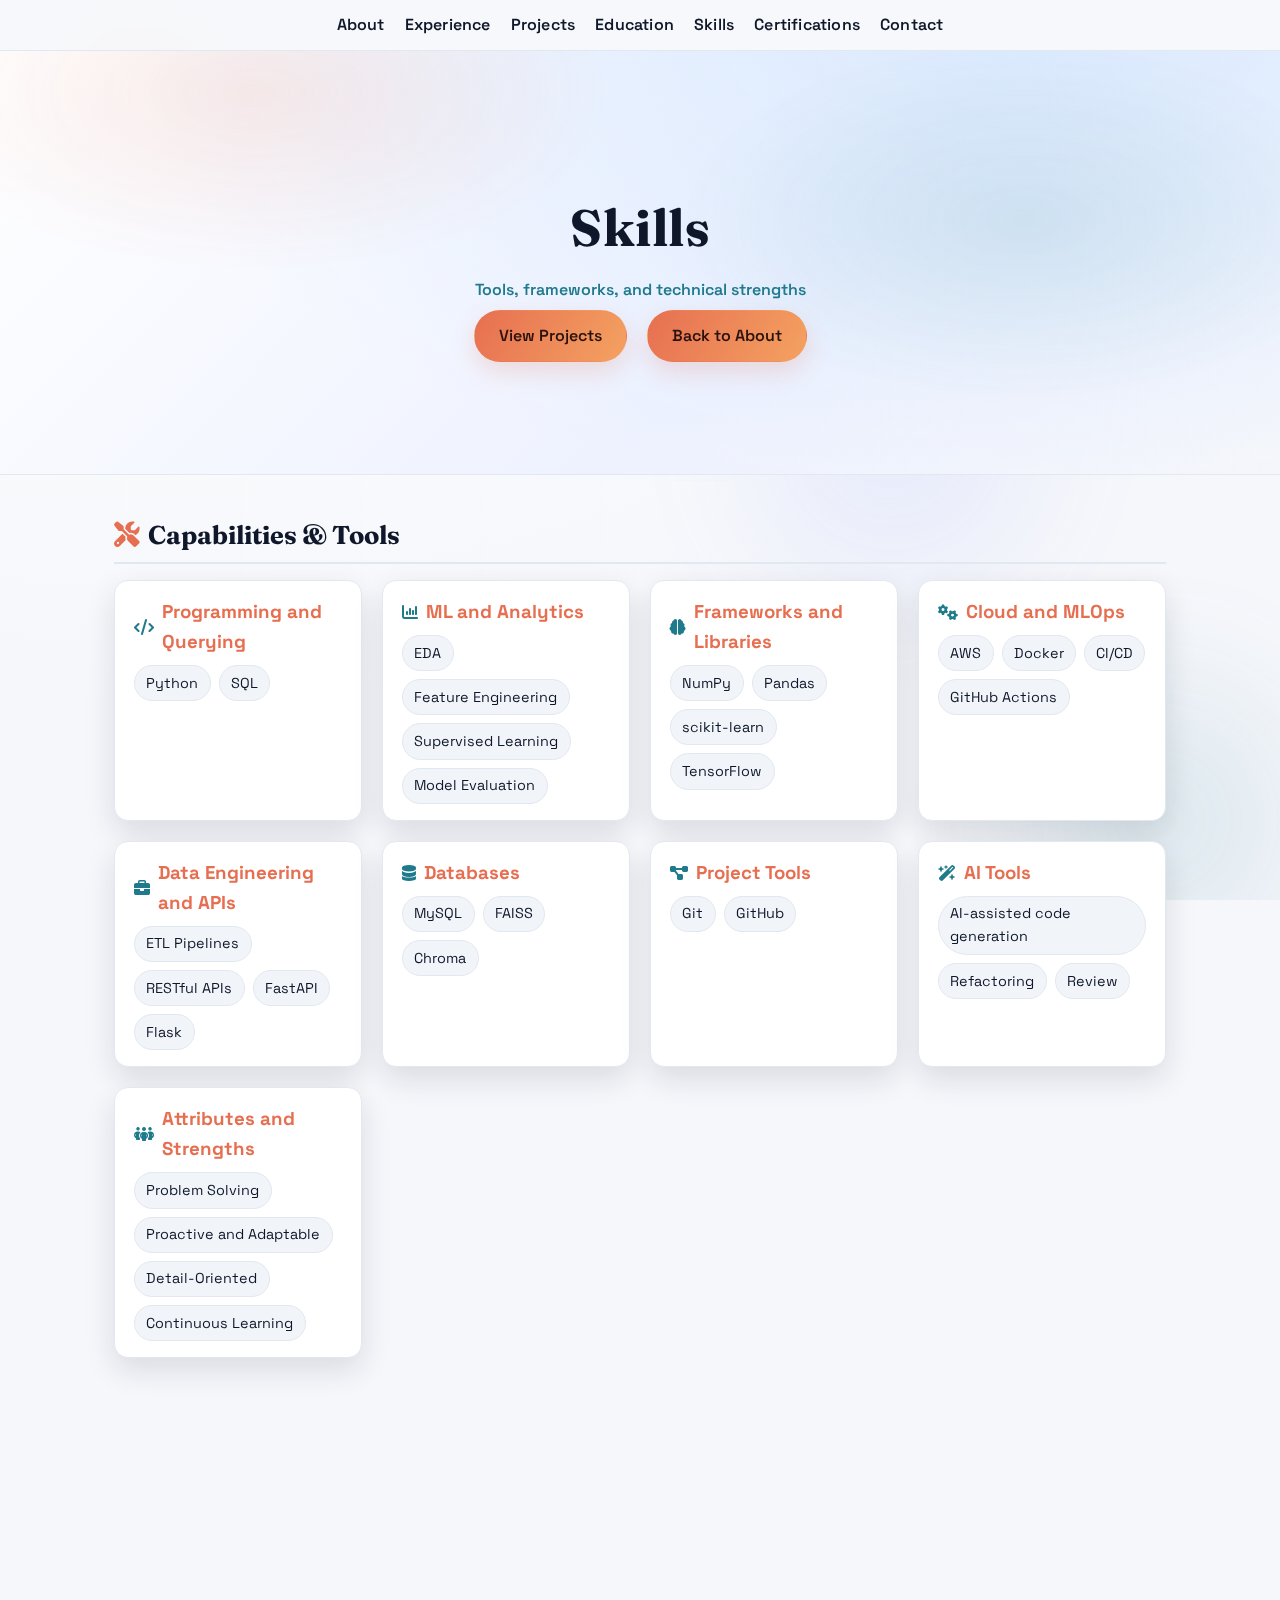
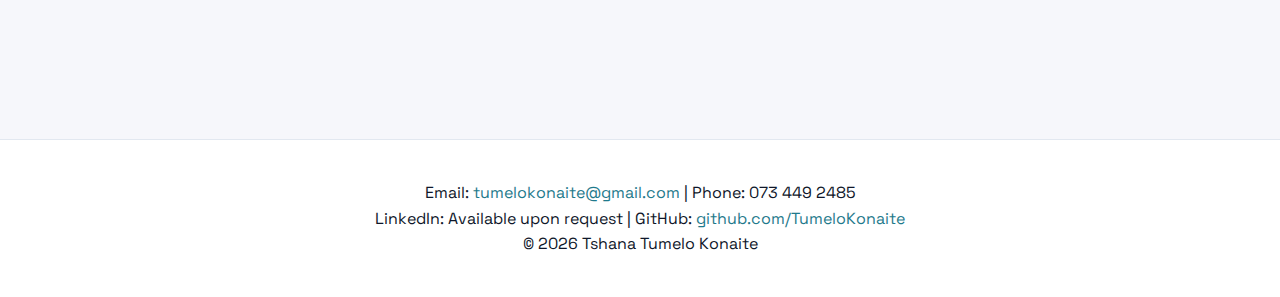
<file: skills.html>
﻿<!DOCTYPE html>
<html lang="en">
<head>
  <meta charset="UTF-8" />
  <meta name="viewport" content="width=device-width, initial-scale=1" />
  <title>Tshana Tumelo Konaite | Skills</title>
  <link rel="stylesheet" href="style.css" />
  <link rel="stylesheet" href="animations.css" />
  <link
    rel="stylesheet"
    href="https://cdnjs.cloudflare.com/ajax/libs/font-awesome/6.4.0/css/all.min.css"
  />
  <link rel="preconnect" href="https://fonts.googleapis.com" />
  <link rel="preconnect" href="https://fonts.gstatic.com" crossorigin />
  <link
    href="https://fonts.googleapis.com/css2?family=Fraunces:wght@500;700&family=Space+Grotesk:wght@400;600&display=swap"
    rel="stylesheet"
  />
</head>
<body>
  <div class="ambient" aria-hidden="true">
    <span class="blob b1"></span>
    <span class="blob b2"></span>
    <span class="blob b3"></span>
    <span class="grid"></span>
  </div>

  <nav class="navbar">
    <div class="container nav-container">
      <div class="menu-toggle" id="menu-toggle" aria-label="Toggle Menu" role="button" tabindex="0">
        <i class="fas fa-bars"></i>
      </div>
      <ul class="nav-links" id="nav-links">
        <li><a href="index.html">About</a></li>
        <li><a href="experience.html">Experience</a></li>
        <li><a href="projects.html">Projects</a></li>
        <li><a href="education.html">Education</a></li>
        <li><a href="skills.html">Skills</a></li>
        <li><a href="certifications.html">Certifications</a></li>
        <li><a href="contact.html">Contact</a></li>
      </ul>
    </div>
  </nav>

  <header class="hero">
    <div class="container">
      <h1 class="hero-reveal-1">Skills</h1>
      <p class="subtitle hero-reveal-2">Tools, frameworks, and technical strengths</p>
      <div class="buttons hero-reveal-3">
        <a href="projects.html" class="btn">View Projects</a>
        <a href="index.html" class="btn">Back to About</a>
      </div>
    </div>
  </header>

  <section class="container" id="skills">
    <h2 class="reveal"><i class="fas fa-tools"></i> Capabilities & Tools</h2>
    <div class="skills-grid" data-stagger-group="skills">
      <div class="skill-category reveal-item card-reveal">
        <h3><i class="fa-solid fa-code"></i> Programming and Querying</h3>
        <div class="skill-list">
          <span>Python</span><span>SQL</span>
        </div>
      </div>
      <div class="skill-category reveal-item card-reveal">
        <h3><i class="fa-solid fa-chart-column"></i> ML and Analytics</h3>
        <div class="skill-list">
          <span>EDA</span><span>Feature Engineering</span><span>Supervised Learning</span><span>Model Evaluation</span>
        </div>
      </div>
      <div class="skill-category reveal-item card-reveal">
        <h3><i class="fa-solid fa-brain"></i> Frameworks and Libraries</h3>
        <div class="skill-list">
          <span>NumPy</span><span>Pandas</span><span>scikit-learn</span><span>TensorFlow</span>
        </div>
      </div>

      <div class="skill-category reveal-item card-reveal">
        <h3><i class="fa-solid fa-gears"></i> Cloud and MLOps</h3>
        <div class="skill-list">
          <span>AWS</span><span>Docker</span><span>CI/CD</span><span>GitHub Actions</span>
        </div>
      </div>

      <div class="skill-category reveal-item card-reveal">
        <h3><i class="fa-solid fa-briefcase"></i> Data Engineering and APIs</h3>
        <div class="skill-list">
          <span>ETL Pipelines</span><span>RESTful APIs</span><span>FastAPI</span><span>Flask</span>
        </div>
      </div>
      <div class="skill-category reveal-item card-reveal">
        <h3><i class="fa-solid fa-database"></i> Databases</h3>
        <div class="skill-list">
          <span>MySQL</span><span>FAISS</span><span>Chroma</span>
        </div>
      </div>
      <div class="skill-category reveal-item card-reveal">
        <h3><i class="fa-solid fa-diagram-project"></i> Project Tools</h3>
        <div class="skill-list">
          <span>Git</span><span>GitHub</span>
        </div>
      </div>
      <div class="skill-category reveal-item card-reveal">
        <h3><i class="fa-solid fa-wand-magic-sparkles"></i> AI Tools</h3>
        <div class="skill-list">
          <span>AI-assisted code generation</span><span>Refactoring</span><span>Review</span>
        </div>
      </div>
      <div class="skill-category reveal-item card-reveal">
        <h3><i class="fa-solid fa-people-group"></i> Attributes and Strengths</h3>
        <div class="skill-list">
          <span>Problem Solving</span><span>Proactive and Adaptable</span><span>Detail-Oriented</span><span>Continuous Learning</span>
        </div>
      </div>
    </div>
  </section>

  <section class="container cta" id="cta" data-stagger-group="cta">
    <div class="cta-card reveal-item card-reveal">
      <div>
        <h2>Ready to contribute</h2>
        <p>Looking for roles in data science, ML engineering, and quantitative analytics.</p>
      </div>
    </div>
  </section>

  <footer>
    <p>Email: <a href="mailto:tumelokonaite@gmail.com">tumelokonaite@gmail.com</a> | Phone: 073 449 2485</p>
    <p>LinkedIn: Available upon request | GitHub: <a href="https://github.com/TumeloKonaite" target="_blank" rel="noopener noreferrer">github.com/TumeloKonaite</a></p>
    <p>&copy; 2026 Tshana Tumelo Konaite</p>
  </footer>

  <script>
    const toggleBtn = document.getElementById('menu-toggle');
    const navLinks = document.getElementById('nav-links');

    toggleBtn.addEventListener('click', () => {
      navLinks.classList.toggle('show');
    });

  </script>
  <script src="animations.js"></script>
</body>
</html>
</file>
<file: style.css>
﻿/* Base */
* {
  margin: 0;
  padding: 0;
  box-sizing: border-box;
}

:root {
  --bg: #f6f7fb;
  --bg-2: #eef1f7;
  --card: #ffffff;
  --muted: #4b5563;
  --text: #0f172a;
  --accent: #e76f51;
  --accent-2: #1f7a8c;
  --accent-3: #5b7cfa;
  --stroke: #e2e8f0;
  --shadow: rgba(15, 23, 42, 0.12);
  --glow: rgba(31, 122, 140, 0.18);
}

html {
  scroll-behavior: smooth;
}

body {
  font-family: "Space Grotesk", "Segoe UI", sans-serif;
  line-height: 1.6;
  color: var(--text);
  background: radial-gradient(1200px 700px at 10% 0%, #ffffff, var(--bg));
  min-height: 100vh;
}

body.modal-open {
  overflow: hidden;
}

.ambient {
  position: fixed;
  inset: 0;
  pointer-events: none;
  z-index: 0;
  overflow: hidden;
}

.ambient .blob {
  position: absolute;
  width: 520px;
  height: 520px;
  border-radius: 50%;
  filter: blur(40px);
  opacity: 0.5;
  animation: drift 18s ease-in-out infinite;
}

.ambient .b1 {
  top: -160px;
  left: -120px;
  background: radial-gradient(circle, rgba(231, 111, 81, 0.25), transparent 60%);
}

.ambient .b2 {
  bottom: -180px;
  right: -140px;
  background: radial-gradient(circle, rgba(31, 122, 140, 0.25), transparent 60%);
  animation-delay: -6s;
}

.ambient .b3 {
  top: 20%;
  right: 10%;
  background: radial-gradient(circle, rgba(91, 124, 250, 0.22), transparent 60%);
  animation-delay: -12s;
}

.ambient .grid {
  position: absolute;
  inset: 0;
  background-image: linear-gradient(rgba(15, 23, 42, 0.06) 1px, transparent 1px),
    linear-gradient(90deg, rgba(15, 23, 42, 0.05) 1px, transparent 1px);
  background-size: 120px 120px;
  mask-image: radial-gradient(circle at 30% 20%, rgba(0, 0, 0, 0.6), transparent 55%);
  opacity: 0.35;
}

.container {
  max-width: 1100px;
  margin: 0 auto;
  padding: 2.5rem 1.5rem;
}

.navbar,
header,
section,
footer {
  position: relative;
  z-index: 1;
}

/* Navigation */
.navbar {
  position: sticky;
  top: 0;
  z-index: 1000;
  background: rgba(246, 247, 251, 0.92);
  backdrop-filter: blur(10px);
  border-bottom: 1px solid var(--stroke);
}

.nav-container {
  display: flex;
  align-items: center;
  justify-content: center;
  padding: 0.75rem 1.5rem;
}

.menu-toggle {
  display: none;
  font-size: 1.5rem;
  color: var(--text);
  cursor: pointer;
}

.nav-links {
  list-style: none;
  display: flex;
  gap: 1.25rem;
  flex-wrap: wrap;
}

.nav-links li a {
  color: var(--text);
  text-decoration: none;
  font-weight: 600;
  letter-spacing: 0.2px;
}

.nav-links li a:hover {
  color: var(--accent);
}

a:visited {
  color: inherit !important;
}

/* Hero */
.hero {
  position: relative;
  overflow: hidden;
  padding: 6rem 1.5rem 4rem;
  text-align: center;
  background:
    radial-gradient(900px 500px at 80% -10%, #dbeafe, transparent),
    linear-gradient(135deg, #ffffff, #eef2ff 60%, #f6f7fb);
  border-bottom: 1px solid var(--stroke);
}

.hero::before {
  content: "";
  position: absolute;
  inset: 0;
  background: radial-gradient(600px 300px at 20% 10%, rgba(231, 111, 81, 0.18), transparent 60%),
    radial-gradient(500px 260px at 80% 40%, rgba(31, 122, 140, 0.16), transparent 70%);
  opacity: 0.7;
  pointer-events: none;
}

/* Tool Stack */
.tool-stack {
  padding: 1.5rem 0;
  background: linear-gradient(120deg, rgba(238, 241, 247, 0.95), rgba(246, 247, 251, 0.95));
  border-bottom: 1px solid var(--stroke);
}

.stack-row {
  display: grid;
  grid-template-columns: repeat(auto-fit, minmax(140px, 1fr));
  gap: 0.75rem;
}

.stack-item {
  display: flex;
  align-items: center;
  gap: 0.6rem;
  justify-content: center;
  padding: 0.7rem 1rem;
  border-radius: 999px;
  background: rgba(31, 122, 140, 0.08);
  border: 1px solid rgba(31, 122, 140, 0.18);
  color: var(--text);
  font-weight: 600;
  animation: floatIn 0.8s ease forwards;
  transition: transform 0.3s ease, box-shadow 0.3s ease;
}

.stack-item i {
  color: var(--accent);
}

.stack-item:hover {
  transform: translateY(-4px);
  box-shadow: 0 16px 30px rgba(106, 209, 200, 0.2);
}

@keyframes floatIn {
  from {
    opacity: 0;
    transform: translateY(6px);
  }
  to {
    opacity: 1;
    transform: translateY(0);
  }
}

.hero h1 {
  font-family: "Fraunces", "Times New Roman", serif;
  font-size: clamp(2.5rem, 4vw, 3.5rem);
  margin-bottom: 0.5rem;
  letter-spacing: 0.5px;
}

.hero .container {
  position: relative;
  z-index: 1;
}

.subtitle {
  color: var(--accent-2);
  font-weight: 600;
  margin-top: 0.5rem;
}

.quote {
  color: var(--muted);
  margin: 1rem auto 1.5rem;
  max-width: 720px;
}

.buttons .btn {
  display: inline-flex;
  align-items: center;
  justify-content: center;
  padding: 0.75rem 1.5rem;
  margin: 0.5rem;
  border-radius: 999px;
  text-decoration: none;
  font-weight: 600;
  background: linear-gradient(120deg, var(--accent), #f4a261);
  color: #2b130d;
  border: 1px solid transparent;
  transition: transform 0.2s ease, box-shadow 0.2s ease;
  box-shadow: 0 10px 25px rgba(231, 111, 81, 0.2);
}

.buttons .btn:hover {
  transform: translateY(-2px);
}

/* Sections */
section {
  margin-top: 3.5rem;
}

.section-header {
  margin-bottom: 1.5rem;
}

.section-tag {
  text-transform: uppercase;
  letter-spacing: 2px;
  font-size: 0.7rem;
  font-weight: 700;
  color: var(--accent-2);
  margin-bottom: 0.35rem;
}

.section-intro {
  color: var(--muted);
  max-width: 720px;
}

.about-title {
  margin-bottom: 1rem;
}

.about-title h3 {
  font-size: 1.2rem;
  color: var(--accent-2);
  margin-bottom: 0.3rem;
}

.about-subtitle {
  color: var(--muted);
  margin: 0;
}

.reveal {
  opacity: 0;
  transform: translateY(18px);
  transition: opacity 0.7s ease, transform 0.7s ease;
  transition-delay: var(--reveal-delay, 0s);
}

.reveal.in-view {
  opacity: 1;
  transform: translateY(0);
}

h2 {
  font-family: "Fraunces", "Times New Roman", serif;
  font-size: 1.6rem;
  margin-bottom: 1rem;
  padding-bottom: 0.4rem;
  border-bottom: 2px solid var(--stroke);
  display: flex;
  align-items: center;
  gap: 0.5rem;
}

h2 i {
  color: var(--accent);
}

/* Cards and content blocks */
.timeline-item,
.project-card,
.skill-category,
.cert-list li {
  background: var(--card);
  border: 1px solid var(--stroke);
  border-radius: 14px;
  padding: 1rem 1.2rem;
  box-shadow: 0 12px 30px var(--shadow);
}

.timeline-group {
  display: grid;
  gap: 1.25rem;
}

.timeline-item {
  display: grid;
  grid-template-columns: 140px 1fr;
  gap: 1.5rem;
  position: relative;
  overflow: hidden;
}

.timeline-item::before {
  content: "";
  position: absolute;
  inset: 0;
  border-radius: 14px;
  border-left: 4px solid rgba(31, 122, 140, 0.35);
  pointer-events: none;
}

.timeline-visual {
  border-radius: 12px;
  background: linear-gradient(160deg, rgba(31, 122, 140, 0.08), rgba(91, 124, 250, 0.08));
  border: 1px solid rgba(31, 122, 140, 0.2);
  padding: 0.9rem;
  display: grid;
  align-content: start;
  gap: 0.8rem;
  position: relative;
}

.role-icon {
  width: 46px;
  height: 46px;
  border-radius: 12px;
  display: grid;
  place-items: center;
  background: rgba(31, 122, 140, 0.12);
  color: var(--accent-2);
  font-size: 1.2rem;
}

.mini-track {
  display: grid;
  gap: 0.4rem;
}

.mini-track span {
  height: 10px;
  border-radius: 999px;
  background: rgba(31, 122, 140, 0.25);
}

.mini-track span:nth-child(2) {
  width: 80%;
}

.mini-track span:nth-child(3) {
  width: 60%;
}

.mini-track span:nth-child(4) {
  width: 90%;
}

.mini-pulse {
  width: 100%;
  height: 30px;
  border-radius: 10px;
  background: linear-gradient(90deg, rgba(231, 111, 81, 0.15), rgba(31, 122, 140, 0.15));
}

.role-utilities .timeline-visual {
  background: linear-gradient(160deg, rgba(255, 204, 92, 0.18), rgba(35, 113, 199, 0.08));
  border-color: rgba(255, 193, 7, 0.35);
}

.role-utilities .role-icon {
  background: rgba(255, 193, 7, 0.15);
  color: #c57a00;
}

.role-utilities .mini-track span {
  background: rgba(255, 193, 7, 0.35);
}

.role-utilities .mini-pulse {
  background: linear-gradient(90deg, rgba(255, 193, 7, 0.25), rgba(35, 113, 199, 0.18));
}

.role-dev .timeline-visual {
  background: linear-gradient(160deg, rgba(59, 130, 246, 0.2), rgba(14, 165, 233, 0.12));
  border-color: rgba(59, 130, 246, 0.3);
}

.role-dev .role-icon {
  background: rgba(59, 130, 246, 0.15);
  color: #1d4ed8;
}

.role-dev .mini-track span {
  background: rgba(59, 130, 246, 0.3);
}

.role-dev .mini-pulse {
  background: linear-gradient(90deg, rgba(59, 130, 246, 0.25), rgba(14, 165, 233, 0.18));
}

.role-network .timeline-visual {
  background: linear-gradient(160deg, rgba(16, 185, 129, 0.2), rgba(14, 116, 144, 0.1));
  border-color: rgba(16, 185, 129, 0.3);
}

.role-network .role-icon {
  background: rgba(16, 185, 129, 0.15);
  color: #047857;
}

.role-network .mini-track span {
  background: rgba(16, 185, 129, 0.3);
}

.role-network .mini-pulse {
  background: linear-gradient(90deg, rgba(16, 185, 129, 0.25), rgba(14, 116, 144, 0.18));
}

.role-finance .timeline-visual {
  background: linear-gradient(160deg, rgba(234, 179, 8, 0.2), rgba(234, 88, 12, 0.12));
  border-color: rgba(234, 179, 8, 0.35);
}

.role-finance .role-icon {
  background: rgba(234, 179, 8, 0.2);
  color: #a16207;
}

.role-finance .mini-track span {
  background: rgba(234, 179, 8, 0.35);
}

.role-finance .mini-pulse {
  background: linear-gradient(90deg, rgba(234, 179, 8, 0.25), rgba(234, 88, 12, 0.18));
}

.timeline-body {
  display: grid;
  gap: 0.75rem;
}

.timeline-meta h3 {
  margin-bottom: 0.25rem;
}

.timeline-details {
  margin-top: 0.75rem;
  color: var(--text);
  display: grid;
  gap: 0.6rem;
}

.timeline-details p {
  margin: 0;
  line-height: 1.7;
}

.timeline-tags {
  display: flex;
  flex-wrap: wrap;
  gap: 0.5rem;
  margin-top: 0.9rem;
}

.timeline-tags span {
  background: #f1f5f9;
  border: 1px solid var(--stroke);
  padding: 0.3rem 0.65rem;
  border-radius: 999px;
  font-size: 0.82rem;
  color: var(--text);
}

.timeline-item + .timeline-item {
  margin-top: 1rem;
}

.timeline-item span {
  display: inline-block;
  color: var(--muted);
  font-size: 0.95rem;
  margin: 0.25rem 0 0.5rem;
}

/* Projects */
.project-grid {
  display: grid;
  grid-template-columns: repeat(auto-fit, minmax(250px, 1fr));
  gap: 1.25rem;
}

.project-card h4 {
  margin-bottom: 0.5rem;
  color: var(--accent-2);
}

.project-card {
  position: relative;
  transition: transform 0.3s ease, box-shadow 0.3s ease;
}

.project-card::after {
  content: "";
  position: absolute;
  inset: 0;
  border-radius: 14px;
  border: 1px solid transparent;
  background: linear-gradient(120deg, rgba(244, 177, 131, 0.25), rgba(106, 209, 200, 0.2)) border-box;
  mask: linear-gradient(#000 0 0) padding-box, linear-gradient(#000 0 0);
  mask-composite: exclude;
  opacity: 0;
  transition: opacity 0.3s ease;
  pointer-events: none;
}

.project-card:hover {
  transform: translateY(-6px);
  box-shadow: 0 20px 40px rgba(0, 0, 0, 0.4);
}

.project-card:hover::after {
  opacity: 1;
}

.project-actions {
  display: flex;
  flex-wrap: wrap;
  gap: 0.65rem;
  align-items: center;
  margin-top: 0.75rem;
}

.project-quick {
  border: 1px solid rgba(244, 177, 131, 0.45);
  background: rgba(231, 111, 81, 0.12);
  color: var(--accent);
  padding: 0.5rem 1rem;
  border-radius: 999px;
  font-weight: 600;
  font-family: inherit;
  cursor: pointer;
  transition: background 0.2s ease, transform 0.2s ease, color 0.2s ease;
}

.project-quick:hover {
  background: rgba(231, 111, 81, 0.22);
  color: #2b130d;
  transform: translateY(-2px);
}

.project-card a {
  display: inline-block;
  margin-top: 0;
  padding: 0.5rem 1rem;
  border-radius: 999px;
  background: rgba(31, 122, 140, 0.12);
  color: var(--accent-2);
  text-decoration: none;
  border: 1px solid rgba(31, 122, 140, 0.25);
  transition: background 0.2s ease, color 0.2s ease;
}

.project-card a:hover {
  background: rgba(31, 122, 140, 0.2);
  color: #0f172a;
}

/* Case Study */
.case-card {
  display: grid;
  grid-template-columns: 1.1fr 0.9fr;
  gap: 2.4rem;
  padding: 2.2rem;
  border-radius: 16px;
  background: var(--card);
  border: 1px solid var(--stroke);
  box-shadow: 0 12px 30px var(--shadow);
}

.case-card + .case-card {
  margin-top: 2rem;
}

.case-content {
  display: grid;
  gap: 1rem;
}

.case-content p {
  margin: 0;
  color: var(--text);
  line-height: 1.7;
}

.case-media {
  display: grid;
  gap: 1rem;
  align-content: start;
}

.case-editorial {
  display: grid;
  gap: 2.2rem;
}

.editorial-case {
  display: grid;
  grid-template-columns: 1.35fr 0.65fr;
  gap: 2.2rem;
  padding: 2.4rem;
  border-radius: 18px;
  border: 1px solid var(--stroke);
  background: linear-gradient(160deg, rgba(255, 255, 255, 0.98), rgba(238, 241, 247, 0.98));
  box-shadow: 0 16px 34px rgba(15, 23, 42, 0.12);
}

.editorial-kicker {
  text-transform: uppercase;
  letter-spacing: 2px;
  font-size: 0.7rem;
  color: var(--accent-2);
  font-weight: 700;
  margin-bottom: 0.4rem;
}

.editorial-main h3 {
  font-size: 1.6rem;
  margin-bottom: 0.4rem;
}

.editorial-summary {
  color: var(--muted);
  margin-bottom: 1rem;
}

.editorial-body {
  display: grid;
  gap: 1rem;
}

.editorial-body h4 {
  font-size: 0.85rem;
  letter-spacing: 1.6px;
  text-transform: uppercase;
  color: var(--accent-2);
  margin-bottom: 0.35rem;
}

.editorial-body p {
  margin: 0;
  color: var(--text);
  line-height: 1.7;
}

.editorial-aside {
  display: grid;
  gap: 1.2rem;
  align-content: start;
}

.aside-panel {
  border-radius: 16px;
  border: 1px solid var(--stroke);
  background: #ffffff;
  padding: 1.2rem 1.3rem;
}

.aside-title {
  font-weight: 700;
  font-size: 0.9rem;
  margin-bottom: 0.8rem;
}

.facts-grid {
  display: grid;
  gap: 0.7rem;
}

.facts-grid span {
  display: block;
  color: var(--muted);
  font-size: 0.78rem;
}

.facts-grid strong {
  font-size: 0.95rem;
}

.aside-visual {
  border-radius: 16px;
  border: 1px solid var(--stroke);
  padding: 1.1rem 1.2rem;
  background: linear-gradient(160deg, rgba(248, 250, 252, 0.9), rgba(241, 245, 249, 0.9));
  display: grid;
  gap: 0.9rem;
}

.visual-kicker {
  text-transform: uppercase;
  letter-spacing: 1.4px;
  font-size: 0.7rem;
  color: var(--accent-2);
  font-weight: 700;
}

.ring-row {
  display: grid;
  grid-template-columns: repeat(3, minmax(0, 1fr));
  gap: 0.6rem;
}

.ring {
  border-radius: 999px;
  aspect-ratio: 1 / 1;
  display: grid;
  place-items: center;
  font-size: 0.7rem;
  font-weight: 700;
  text-transform: uppercase;
  letter-spacing: 1px;
  position: relative;
  background: #ffffff;
  border: 6px solid rgba(31, 122, 140, 0.2);
}

.ring span {
  color: #0f172a;
}

.ring-teal { border-color: rgba(16, 185, 129, 0.35); }
.ring-amber { border-color: rgba(234, 179, 8, 0.35); }
.ring-violet { border-color: rgba(124, 58, 237, 0.35); }
.ring-blue { border-color: rgba(59, 130, 246, 0.35); }
.ring-slate { border-color: rgba(100, 116, 139, 0.35); }
.ring-indigo { border-color: rgba(99, 102, 241, 0.35); }

.stack-bars {
  display: grid;
  gap: 0.4rem;
}

.stack-bars span {
  height: 10px;
  border-radius: 999px;
  background: linear-gradient(90deg, rgba(31, 122, 140, 0.25), rgba(31, 122, 140, 0.08));
}

.stack-bars span:nth-child(2) { width: 85%; }
.stack-bars span:nth-child(3) { width: 70%; }
.stack-bars span:nth-child(4) { width: 60%; }

.chip-row {
  display: flex;
  flex-wrap: wrap;
  gap: 0.5rem;
}

.chip-row span {
  padding: 0.3rem 0.6rem;
  border-radius: 999px;
  background: rgba(31, 122, 140, 0.12);
  border: 1px solid rgba(31, 122, 140, 0.2);
  font-size: 0.75rem;
  color: #0f172a;
}

@media (max-width: 900px) {
  .editorial-case {
    grid-template-columns: 1fr;
  }
}

.case-media img {
  width: 100%;
  max-width: 100%;
  height: 220px;
  object-fit: cover;
  object-position: top;
  border-radius: 12px;
  border: 1px solid var(--stroke);
  box-shadow: 0 10px 24px var(--shadow);
  transition: transform 0.2s ease, box-shadow 0.2s ease;
}

.projects-page .hero {
  background:
    radial-gradient(800px 420px at 90% -10%, rgba(91, 124, 250, 0.22), transparent),
    radial-gradient(700px 380px at 10% 0%, rgba(31, 122, 140, 0.18), transparent),
    linear-gradient(135deg, #ffffff, #eef2ff 65%, #f6f7fb);
}

.contact-hero {
  background:
    radial-gradient(700px 380px at 85% -10%, rgba(231, 111, 81, 0.18), transparent),
    radial-gradient(700px 360px at 10% 0%, rgba(31, 122, 140, 0.18), transparent),
    linear-gradient(135deg, #ffffff, #f6f7fb 60%, #eef2ff);
}

.hero-kicker {
  text-transform: uppercase;
  letter-spacing: 2.5px;
  font-size: 0.7rem;
  color: var(--accent-2);
  font-weight: 700;
  margin-bottom: 0.4rem;
}

.contact-layout {
  display: grid;
  grid-template-columns: 0.9fr 1.1fr;
  gap: 2rem;
}

.contact-info h2,
.contact-form h2 {
  margin-bottom: 0.6rem;
}

.contact-info p,
.contact-form p {
  color: var(--muted);
  margin-bottom: 1rem;
}

.contact-cards {
  display: grid;
  gap: 0.9rem;
}

.contact-card {
  display: flex;
  gap: 0.8rem;
  align-items: center;
  padding: 0.85rem 1rem;
  border-radius: 14px;
  border: 1px solid var(--stroke);
  background: #ffffff;
  box-shadow: 0 12px 26px rgba(15, 23, 42, 0.08);
}

.contact-card i {
  color: var(--accent-2);
  font-size: 1.1rem;
}

.contact-card span {
  display: block;
  font-size: 0.75rem;
  color: var(--muted);
  text-transform: uppercase;
  letter-spacing: 1.6px;
  margin-bottom: 0.25rem;
}

.contact-card a,
.contact-card p {
  margin: 0;
  color: var(--text);
  font-weight: 600;
}

.availability {
  margin-top: 1.2rem;
  padding: 0.9rem 1rem;
  border-radius: 14px;
  border: 1px dashed rgba(31, 122, 140, 0.35);
  background: rgba(31, 122, 140, 0.05);
}

.availability span {
  display: block;
  text-transform: uppercase;
  letter-spacing: 1.6px;
  font-size: 0.7rem;
  color: var(--accent-2);
  margin-bottom: 0.35rem;
}

.contact-form {
  border-radius: 18px;
  border: 1px solid var(--stroke);
  background: #ffffff;
  padding: 1.6rem;
  box-shadow: 0 16px 34px rgba(15, 23, 42, 0.12);
}

.form-grid {
  display: grid;
  grid-template-columns: repeat(2, minmax(0, 1fr));
  gap: 1rem;
}

.form-field {
  display: grid;
  gap: 0.4rem;
}

.form-field label {
  font-weight: 600;
  color: var(--text);
  font-size: 0.85rem;
}

.form-field input,
.form-field textarea {
  border: 1px solid var(--stroke);
  border-radius: 12px;
  padding: 0.7rem 0.85rem;
  font-family: inherit;
  font-size: 0.9rem;
  background: #f8fafc;
  color: var(--text);
}

.form-field input:focus,
.form-field textarea:focus {
  outline: none;
  border-color: rgba(31, 122, 140, 0.5);
  box-shadow: 0 0 0 3px rgba(31, 122, 140, 0.12);
}

.form-span {
  grid-column: span 2;
}

.contact-form .btn-send {
  width: 100%;
  margin: 0;
  justify-content: center;
  gap: 0.6rem;
  padding: 0.85rem 1.1rem;
  border-radius: 14px;
  background: linear-gradient(135deg, #1f7a8c, #7ccad8);
  color: #0f172a;
  font-weight: 700;
  box-shadow: 0 14px 28px rgba(31, 122, 140, 0.25);
  transition: transform 0.2s ease, box-shadow 0.2s ease, filter 0.2s ease;
}

.contact-form .btn-send i {
  font-size: 0.95rem;
}

.contact-form .btn-send:hover {
  transform: translateY(-2px);
  box-shadow: 0 18px 34px rgba(31, 122, 140, 0.3);
  filter: brightness(1.03);
}

.form-note {
  margin-top: 0.6rem;
  color: var(--muted);
  font-size: 0.8rem;
}

@media (max-width: 900px) {
  .contact-layout {
    grid-template-columns: 1fr;
  }

  .form-grid {
    grid-template-columns: 1fr;
  }

  .form-span {
    grid-column: span 1;
  }
}

.highlights {
  display: grid;
  grid-template-columns: repeat(auto-fit, minmax(240px, 1fr));
  gap: 1.25rem;
}

.highlight-card {
  background: var(--card);
  border: 1px solid var(--stroke);
  border-radius: 16px;
  padding: 1.2rem 1.4rem;
  display: flex;
  gap: 1rem;
  align-items: flex-start;
  box-shadow: 0 14px 32px rgba(15, 23, 42, 0.12);
}

.highlight-icon {
  width: 44px;
  height: 44px;
  border-radius: 12px;
  display: grid;
  place-items: center;
  background: rgba(31, 122, 140, 0.12);
  color: var(--accent-2);
  font-size: 1.1rem;
}

.case-stack {
  display: grid;
  gap: 2rem;
}

.case-card--visual {
  background: linear-gradient(160deg, rgba(255, 255, 255, 0.98), rgba(238, 241, 247, 0.98));
}

.case-title h3 {
  margin-bottom: 0.4rem;
}

.case-title p {
  margin: 0;
  color: var(--muted);
}

.case-rows {
  display: grid;
  gap: 0.75rem;
}

.case-row {
  display: grid;
  gap: 0.35rem;
}

.case-row span {
  text-transform: uppercase;
  letter-spacing: 1.6px;
  font-size: 0.72rem;
  color: var(--accent-2);
  font-weight: 700;
}

.case-tags {
  display: flex;
  flex-wrap: wrap;
  gap: 0.5rem;
}

.case-tags span {
  background: #f1f5f9;
  border: 1px solid var(--stroke);
  padding: 0.3rem 0.7rem;
  border-radius: 999px;
  font-size: 0.8rem;
  color: var(--text);
}

.case-visual {
  display: grid;
  gap: 1.1rem;
}

.visual-panel {
  border-radius: 18px;
  border: 1px solid var(--stroke);
  background: #ffffff;
  padding: 1.2rem 1.4rem;
  display: grid;
  gap: 1.2rem;
  box-shadow: 0 16px 34px rgba(15, 23, 42, 0.12);
}

.panel-header {
  display: flex;
  justify-content: space-between;
  color: var(--muted);
  font-weight: 600;
  font-size: 0.85rem;
}

.flow-steps {
  display: grid;
  grid-template-columns: repeat(5, minmax(0, 1fr));
  gap: 0.8rem;
}

.flow-step {
  background: #f8fafc;
  border: 1px solid var(--stroke);
  border-radius: 14px;
  padding: 0.7rem 0.6rem;
  text-align: center;
  position: relative;
}

.flow-step i {
  color: var(--accent-2);
  font-size: 1rem;
  margin-bottom: 0.3rem;
}

.flow-step span {
  display: block;
  font-weight: 600;
  font-size: 0.8rem;
}

.flow-step::after {
  content: "";
  position: absolute;
  top: 50%;
  right: -12px;
  width: 24px;
  height: 2px;
  background: linear-gradient(90deg, rgba(31, 122, 140, 0.6), rgba(31, 122, 140, 0.1));
  transform: translateY(-50%);
}

.flow-step::before {
  content: "";
  position: absolute;
  top: 50%;
  right: -14px;
  border-width: 6px 0 6px 8px;
  border-style: solid;
  border-color: transparent transparent transparent rgba(31, 122, 140, 0.6);
  transform: translateY(-50%);
}

.flow-step:last-child::after,
.flow-step:last-child::before {
  display: none;
}

.panel-visuals {
  display: grid;
  grid-template-columns: 1.2fr 0.8fr;
  gap: 1rem;
  align-items: center;
}

.mini-chart {
  display: grid;
  grid-template-columns: repeat(5, 1fr);
  gap: 0.4rem;
  align-items: end;
}

.mini-chart span {
  display: block;
  height: 56px;
  border-radius: 8px;
  background: linear-gradient(180deg, rgba(31, 122, 140, 0.4), rgba(31, 122, 140, 0.12));
}

.mini-chart span:nth-child(2) { height: 70px; }
.mini-chart span:nth-child(3) { height: 86px; }
.mini-chart span:nth-child(4) { height: 64px; }
.mini-chart span:nth-child(5) { height: 78px; }

.mini-chart--risk span {
  background: linear-gradient(180deg, rgba(91, 124, 250, 0.45), rgba(91, 124, 250, 0.12));
}

.case-forecast .visual-panel {
  border-color: rgba(16, 185, 129, 0.25);
  background: linear-gradient(160deg, #ffffff, #edf7f2);
}

.case-forecast .flow-step i {
  color: #0f766e;
}

.case-forecast .mini-badges span {
  background: rgba(16, 185, 129, 0.12);
  border-color: rgba(16, 185, 129, 0.2);
  color: #0f766e;
}

.case-risk .visual-panel {
  border-color: rgba(91, 124, 250, 0.25);
  background: linear-gradient(160deg, #ffffff, #eef2ff);
}

.case-risk .flow-step i {
  color: #4f46e5;
}

.mini-matrix {
  display: grid;
  grid-template-columns: repeat(2, 1fr);
  gap: 0.4rem;
}

.mini-matrix span {
  height: 26px;
  border-radius: 8px;
  background: rgba(231, 111, 81, 0.16);
}

.mini-badges {
  display: flex;
  flex-wrap: wrap;
  gap: 0.5rem;
}

.mini-badges span {
  padding: 0.3rem 0.6rem;
  border-radius: 999px;
  background: rgba(31, 122, 140, 0.12);
  border: 1px solid rgba(31, 122, 140, 0.2);
  font-size: 0.75rem;
  color: #0f172a;
}

.risk-pill {
  justify-self: end;
  padding: 0.4rem 0.9rem;
  border-radius: 999px;
  background: rgba(91, 124, 250, 0.12);
  border: 1px solid rgba(91, 124, 250, 0.2);
  color: #3143c7;
  font-weight: 600;
}

.artifact-grid {
  display: grid;
  grid-template-columns: repeat(3, minmax(0, 1fr));
  gap: 0.75rem;
}

.artifact {
  display: flex;
  gap: 0.6rem;
  align-items: center;
  padding: 0.7rem 0.75rem;
  border-radius: 14px;
  border: 1px solid var(--stroke);
  background: #ffffff;
}

.artifact i {
  color: var(--accent-2);
  font-size: 1rem;
}

.artifact strong {
  display: block;
  font-size: 0.85rem;
}

.artifact span {
  color: var(--muted);
  font-size: 0.75rem;
}

.project-header {
  display: flex;
  gap: 0.85rem;
  align-items: flex-start;
}

.project-icon {
  width: 44px;
  height: 44px;
  border-radius: 12px;
  display: grid;
  place-items: center;
  background: rgba(31, 122, 140, 0.12);
  color: var(--accent-2);
}

.project-tags {
  display: flex;
  flex-wrap: wrap;
  gap: 0.5rem;
  margin-top: 0.75rem;
}

.project-tags span {
  background: rgba(31, 122, 140, 0.1);
  border: 1px solid rgba(31, 122, 140, 0.2);
  padding: 0.25rem 0.6rem;
  border-radius: 999px;
  font-size: 0.78rem;
  color: #0f172a;
}

@media (max-width: 900px) {
  .case-card {
    grid-template-columns: 1fr;
  }

  .flow-steps {
    grid-template-columns: repeat(2, minmax(0, 1fr));
  }

  .flow-step::after,
  .flow-step::before {
    display: none;
  }

  .artifact-grid {
    grid-template-columns: 1fr;
  }
}

.process-card {
  border-radius: 16px;
  border: 1px solid var(--stroke);
  background: linear-gradient(140deg, rgba(255, 255, 255, 0.95), rgba(238, 241, 247, 0.95));
  padding: 1.4rem 1.5rem;
  min-height: 260px;
  display: grid;
  gap: 1.1rem;
  box-shadow: 0 12px 30px var(--shadow);
}

.process-header {
  display: flex;
  justify-content: space-between;
  font-size: 0.85rem;
  color: var(--muted);
  font-weight: 600;
}

.process-steps {
  display: grid;
  grid-template-columns: repeat(5, minmax(0, 1fr));
  gap: 0.75rem;
}

.process-steps .step {
  border-radius: 12px;
  border: 1px solid var(--stroke);
  background: #ffffff;
  padding: 0.75rem 0.65rem;
  text-align: center;
  box-shadow: 0 6px 14px rgba(15, 23, 42, 0.08);
  position: relative;
}

.process-steps .step span {
  display: block;
  font-weight: 700;
  color: var(--accent-2);
  font-size: 0.85rem;
}

.process-steps .step small {
  display: block;
  color: var(--muted);
  margin-top: 0.25rem;
  font-size: 0.75rem;
}

.process-steps .step::after {
  content: "";
  position: absolute;
  top: 50%;
  right: -10px;
  width: 20px;
  height: 2px;
  background: linear-gradient(90deg, rgba(31, 122, 140, 0.6), rgba(31, 122, 140, 0.15));
  transform: translateY(-50%);
}

.process-steps .step::before {
  content: "";
  position: absolute;
  top: 50%;
  right: -12px;
  border-width: 5px 0 5px 7px;
  border-style: solid;
  border-color: transparent transparent transparent rgba(31, 122, 140, 0.6);
  transform: translateY(-50%);
}

.process-steps .step:last-child::after,
.process-steps .step:last-child::before {
  display: none;
}

.process-note {
  color: var(--muted);
  font-size: 0.9rem;
  line-height: 1.6;
}

@media (max-width: 900px) {
  .process-steps {
    grid-template-columns: repeat(2, minmax(0, 1fr));
  }

  .process-steps .step::after,
  .process-steps .step::before {
    display: none;
  }
}

.case-media a {
  display: block;
}

.case-media a:hover img {
  transform: scale(1.01);
  box-shadow: 0 16px 30px var(--shadow);
}

@media (max-width: 900px) {
  .case-card {
    grid-template-columns: 1fr;
  }
}

.more-projects {
  text-align: center;
  margin-top: 1.5rem;
}

.more-projects a {
  color: var(--accent);
  text-decoration: none;
  font-weight: 600;
}

/* Skills */
.skills-grid {
  display: grid;
  gap: 1.25rem;
  grid-template-columns: repeat(auto-fit, minmax(220px, 1fr));
}

.purpose-grid {
  display: grid;
  gap: 1.25rem;
  grid-template-columns: repeat(auto-fit, minmax(220px, 1fr));
}

.purpose-card {
  background: var(--card);
  border: 1px solid var(--stroke);
  border-radius: 14px;
  padding: 1.2rem 1.4rem;
  box-shadow: 0 12px 30px var(--shadow);
}

.purpose-card h3 {
  color: var(--accent-2);
  margin-bottom: 0.5rem;
  display: flex;
  align-items: center;
  gap: 0.5rem;
}

.purpose-card h3 i {
  color: var(--accent);
  font-size: 1rem;
}

.purpose-card p {
  margin: 0;
  color: var(--text);
}

/* Education redesign */
.edu-grid {
  display: grid;
  gap: 1.6rem;
}

.edu-card {
  border-radius: 18px;
  border: 1px solid var(--stroke);
  background: #ffffff;
  padding: 1.8rem;
  box-shadow: 0 16px 34px rgba(15, 23, 42, 0.12);
  display: grid;
  gap: 1.2rem;
}

.edu-header {
  display: flex;
  justify-content: space-between;
  gap: 1rem;
  align-items: flex-start;
}

.edu-header h3 {
  margin-bottom: 0.35rem;
}

.edu-header p {
  margin: 0;
  color: var(--muted);
  font-size: 0.9rem;
}

.edu-chip {
  padding: 0.35rem 0.75rem;
  border-radius: 999px;
  background: rgba(31, 122, 140, 0.12);
  border: 1px solid rgba(31, 122, 140, 0.2);
  font-size: 0.75rem;
  color: #0f172a;
  font-weight: 700;
}

.edu-details h4,
.edu-modules h4 {
  font-size: 0.85rem;
  letter-spacing: 1.6px;
  text-transform: uppercase;
  color: var(--accent-2);
  margin-bottom: 0.35rem;
}

.edu-details p {
  margin: 0;
  color: var(--text);
  line-height: 1.7;
}

.edu-link {
  display: inline-flex;
  margin-top: 0.6rem;
  padding: 0.4rem 0.9rem;
  border-radius: 999px;
  border: 1px solid rgba(31, 122, 140, 0.25);
  background: rgba(31, 122, 140, 0.08);
  color: var(--accent-2);
  text-decoration: none;
  font-weight: 600;
  font-size: 0.85rem;
}

.edu-link:hover {
  background: rgba(31, 122, 140, 0.15);
  color: #0f172a;
}

.edu-abstract {
  margin-top: 1rem;
  padding-top: 0.8rem;
  border-top: 1px dashed rgba(31, 122, 140, 0.3);
}

.edu-abstract h5 {
  text-transform: uppercase;
  letter-spacing: 1.4px;
  font-size: 0.7rem;
  color: var(--accent-2);
  margin-bottom: 0.35rem;
}

.edu-abstract p {
  margin: 0;
  color: var(--text);
  line-height: 1.7;
}

.edu-modules {
  display: grid;
  gap: 0.8rem;
}

.module-grid {
  display: grid;
  grid-template-columns: repeat(auto-fit, minmax(180px, 1fr));
  gap: 0.6rem;
}

.module-grid span {
  position: relative;
  padding: 0.4rem 0.7rem 0.4rem 1.8rem;
  border-radius: 12px;
  background: #f8fafc;
  border: 1px solid var(--stroke);
  font-size: 0.85rem;
  color: var(--text);
}

.module-grid span::before {
  content: '•';
  position: absolute;
  left: 0.6rem;
  color: var(--accent-2);
  font-size: 0.5rem;
  line-height: 1.6;
}

.education-page .hero {
  background:
    radial-gradient(700px 360px at 90% -10%, rgba(31, 122, 140, 0.18), transparent),
    radial-gradient(700px 360px at 10% 0%, rgba(231, 111, 81, 0.16), transparent),
    linear-gradient(135deg, #ffffff, #f6f7fb 60%, #eef2ff);
}

.edu-layout {
  display: grid;
  gap: 1.8rem;
}

.edu-row {
  display: grid;
  grid-template-columns: 0.9fr 1.1fr;
  gap: 2rem;
  align-items: start;
}

.edu-node {
  position: relative;
  padding: 1.2rem 1.3rem 1.2rem 1.4rem;
  border-radius: 16px;
  border: 1px solid var(--stroke);
  background: #ffffff;
  box-shadow: 0 12px 28px rgba(15, 23, 42, 0.1);
  overflow: hidden;
}

.edu-node::after {
  content: "";
  position: absolute;
  inset: 0;
  border-radius: 16px;
  border-left: 4px solid rgba(31, 122, 140, 0.35);
  pointer-events: none;
}

.edu-dot {
  position: absolute;
  left: -22px;
  top: 18px;
  width: 12px;
  height: 12px;
  border-radius: 50%;
  background: var(--accent-2);
  box-shadow: 0 0 0 6px rgba(31, 122, 140, 0.12);
}

.edu-level {
  text-transform: uppercase;
  letter-spacing: 1.6px;
  font-size: 0.7rem;
  color: var(--accent-2);
  font-weight: 700;
  margin-bottom: 0.35rem;
}

.edu-node-body h3 {
  margin-bottom: 0.35rem;
  display: flex;
  align-items: center;
  gap: 0.5rem;
}

.edu-node-body h3 i {
  color: var(--accent-2);
  font-size: 1.15rem;
}

.edu-meta {
  margin: 0;
  color: var(--muted);
  font-size: 0.9rem;
}

.edu-panels {
  display: grid;
  gap: 1.2rem;
}

.edu-panel {
  border-radius: 16px;
  border: 1px solid var(--stroke);
  background: #ffffff;
  padding: 1.3rem 1.5rem;
  box-shadow: 0 12px 28px rgba(15, 23, 42, 0.08);
}

.edu-panel h4 {
  font-size: 0.85rem;
  letter-spacing: 1.6px;
  text-transform: uppercase;
  color: var(--accent-2);
  margin-bottom: 0.45rem;
  display: flex;
  align-items: center;
  gap: 0.5rem;
}

.edu-panel h4 i {
  font-size: 1rem;
}

.edu-masters::after {
  border-left-color: rgba(91, 124, 250, 0.6);
}

.edu-masters .edu-dot {
  background: #5b7cfa;
  box-shadow: 0 0 0 6px rgba(91, 124, 250, 0.18);
}

.edu-honours::after {
  border-left-color: rgba(16, 185, 129, 0.55);
}

.edu-honours .edu-dot {
  background: #10b981;
  box-shadow: 0 0 0 6px rgba(16, 185, 129, 0.18);
}

.edu-undergrad::after {
  border-left-color: rgba(234, 179, 8, 0.55);
}

.edu-undergrad .edu-dot {
  background: #eab308;
  box-shadow: 0 0 0 6px rgba(234, 179, 8, 0.18);
}

.edu-panel-masters {
  border-color: rgba(91, 124, 250, 0.25);
  background: linear-gradient(160deg, #ffffff, #eef2ff);
}

.edu-panel-honours {
  border-color: rgba(16, 185, 129, 0.25);
  background: linear-gradient(160deg, #ffffff, #eefaf5);
}

.edu-panel-undergrad {
  border-color: rgba(234, 179, 8, 0.25);
  background: linear-gradient(160deg, #ffffff, #fff7e6);
}

.edu-panel p {
  margin: 0;
  line-height: 1.7;
}

@media (max-width: 900px) {
  .edu-row {
    grid-template-columns: 1fr;
  }

  .edu-dot {
    left: -18px;
  }
}

.skill-category h3 {
  color: var(--accent);
  margin-bottom: 0.5rem;
  display: flex;
  align-items: center;
  gap: 0.5rem;
}

.skill-category h3 i {
  color: var(--accent-2);
  font-size: 1rem;
}

.skill-list {
  display: flex;
  flex-wrap: wrap;
  gap: 0.5rem;
}

.skill-list span {
  background: #f1f5f9;
  border: 1px solid var(--stroke);
  padding: 0.35rem 0.7rem;
  border-radius: 999px;
  font-size: 0.9rem;
  color: var(--text);
}

/* Certifications */
.cert-list {
  list-style: none;
  padding-left: 0;
}

.cert-list li {
  margin-bottom: 0.75rem;
  border-left: 4px solid var(--accent);
}

/* Footer */
footer {
  background: #ffffff;
  border-top: 1px solid var(--stroke);
  text-align: center;
  padding: 2.5rem 1.5rem;
  margin-top: 4rem;
}

footer a {
  color: var(--accent-2);
  text-decoration: none;
}

footer a:hover {
  text-decoration: underline;
}

/* Animations */
@keyframes fadeUp {
  to {
    opacity: 1;
    transform: translateY(0);
  }
}

@media (prefers-reduced-motion: reduce) {
  .reveal {
    transition: none;
    opacity: 1;
    transform: none;
  }

  .ambient .blob {
    animation: none;
  }
}

/* Responsive */
@media (max-width: 768px) {
  .menu-toggle {
    display: block;
  }

  .nav-links {
    display: none;
    flex-direction: column;
    background-color: #ffffff;
    width: 100%;
    position: absolute;
    top: 60px;
    left: 0;
    padding: 1rem 0;
  }

  .nav-links.show {
    display: flex;
  }

  .nav-links li {
    text-align: center;
    padding: 0.6rem 0;
  }

  .buttons .btn {
    display: block;
    width: 100%;
    margin: 0.5rem 0;
  }

  .timeline-item {
    grid-template-columns: 1fr;
  }
}

a.btn {
  color: #2b130d !important;
}

/* CTA */
.cta {
  margin-top: 4rem;
}

.cta-card {
  display: flex;
  flex-wrap: wrap;
  gap: 1.5rem;
  align-items: center;
  justify-content: space-between;
  padding: 1.5rem 2rem;
  border-radius: 18px;
  background: linear-gradient(120deg, rgba(231, 111, 81, 0.08), rgba(31, 122, 140, 0.08));
  border: 1px solid rgba(31, 122, 140, 0.2);
  box-shadow: 0 18px 40px var(--shadow);
}

.cta-card h2 {
  margin-bottom: 0.5rem;
}

.cta-actions {
  display: flex;
  gap: 0.75rem;
  flex-wrap: wrap;
}

.btn-outline {
  background: transparent;
  border: 1px solid var(--accent-2);
  color: var(--accent-2) !important;
  box-shadow: none;
}

.btn-outline:hover {
  background: rgba(31, 122, 140, 0.15);
  color: #0f172a !important;
}

/* Modal */
.modal {
  position: fixed;
  inset: 0;
  background: rgba(15, 23, 42, 0.4);
  display: flex;
  align-items: center;
  justify-content: center;
  opacity: 0;
  visibility: hidden;
  transition: opacity 0.3s ease, visibility 0.3s ease;
  z-index: 2000;
  padding: 1.5rem;
}

.modal.show {
  opacity: 1;
  visibility: visible;
}

.modal-card {
  position: relative;
  background: #ffffff;
  border: 1px solid rgba(31, 122, 140, 0.2);
  border-radius: 18px;
  padding: 2rem;
  max-width: 560px;
  width: 100%;
  box-shadow: 0 24px 60px rgba(0, 0, 0, 0.45);
  transform: translateY(12px) scale(0.98);
  transition: transform 0.3s ease;
}

.modal.show .modal-card {
  transform: translateY(0) scale(1);
}

.modal-close {
  position: absolute;
  top: 16px;
  right: 16px;
  border: 1px solid rgba(231, 111, 81, 0.35);
  background: rgba(231, 111, 81, 0.1);
  color: var(--accent);
  width: 36px;
  height: 36px;
  border-radius: 50%;
  cursor: pointer;
  display: grid;
  place-items: center;
  transition: background 0.2s ease, transform 0.2s ease;
}

.modal-close:hover {
  background: rgba(231, 111, 81, 0.22);
  transform: rotate(6deg);
}

.modal-eyebrow {
  text-transform: uppercase;
  letter-spacing: 2px;
  font-size: 0.75rem;
  color: var(--accent-2);
  margin-bottom: 0.5rem;
}

.modal-title {
  font-family: "Fraunces", "Times New Roman", serif;
  font-size: 1.6rem;
  margin-bottom: 0.75rem;
}

.modal-desc {
  color: var(--text);
  margin-bottom: 0.75rem;
}

.modal-stack {
  color: var(--muted);
  margin-bottom: 1.5rem;
}

.modal-link {
  display: inline-flex;
  align-items: center;
  justify-content: center;
  padding: 0.6rem 1.3rem;
  border-radius: 999px;
  text-decoration: none;
  font-weight: 600;
  font-family: inherit;
  background: linear-gradient(120deg, var(--accent-2), #7ccad8);
  color: #0f172a;
}

.modal-link:hover {
  filter: brightness(1.08);
}

@keyframes drift {
  0% {
    transform: translate(0, 0) scale(1);
  }
  50% {
    transform: translate(40px, -30px) scale(1.05);
  }
  100% {
    transform: translate(0, 0) scale(1);
  }
}
/* Experience redesign */
.experience-grid {
  display: grid;
  gap: 1.6rem;
}

.exp-card {
  display: grid;
  grid-template-columns: 220px 1fr;
  gap: 1.8rem;
  padding: 1.8rem;
  border-radius: 18px;
  border: 1px solid var(--stroke);
  background: #ffffff;
  box-shadow: 0 16px 34px rgba(15, 23, 42, 0.12);
}

.exp-left {
  display: grid;
  gap: 0.9rem;
  align-content: start;
  padding-right: 0.5rem;
}

.exp-badge {
  width: 56px;
  height: 56px;
  border-radius: 16px;
  display: grid;
  place-items: center;
  background: rgba(31, 122, 140, 0.12);
  color: var(--accent-2);
  font-size: 1.3rem;
}

.exp-company h3 {
  margin-bottom: 0.3rem;
}

.exp-company span {
  color: var(--muted);
  font-size: 0.9rem;
}

.exp-meta {
  display: grid;
  gap: 0.3rem;
  color: var(--muted);
  font-size: 0.85rem;
}

.exp-visual {
  border-radius: 12px;
  border: 1px solid rgba(31, 122, 140, 0.2);
  background: linear-gradient(160deg, rgba(31, 122, 140, 0.1), rgba(91, 124, 250, 0.1));
  padding: 0.8rem;
  display: grid;
  gap: 0.6rem;
}

.exp-bars {
  display: grid;
  gap: 0.35rem;
}

.exp-bars span {
  height: 8px;
  border-radius: 999px;
  background: rgba(31, 122, 140, 0.3);
}

.exp-bars span:nth-child(2) { width: 80%; }
.exp-bars span:nth-child(3) { width: 65%; }

.exp-pulse {
  height: 26px;
  border-radius: 10px;
  background: linear-gradient(90deg, rgba(231, 111, 81, 0.2), rgba(31, 122, 140, 0.15));
}

.exp-focus {
  display: flex;
  flex-wrap: wrap;
  gap: 0.5rem;
}

.exp-focus span {
  padding: 0.3rem 0.65rem;
  border-radius: 999px;
  background: rgba(31, 122, 140, 0.12);
  border: 1px solid rgba(31, 122, 140, 0.2);
  font-size: 0.75rem;
  color: #0f172a;
  font-weight: 600;
}

.exp-right {
  display: grid;
  gap: 0.45rem;
}

.exp-right > p {
  margin: 0;
  line-height: 1.7;
}

.exp-highlights {
  display: grid;
  gap: 0.6rem;
  color: var(--text);
}

.exp-highlights p {
  margin: 0;
  line-height: 1.7;
}

.exp-tags {
  display: flex;
  flex-wrap: wrap;
  gap: 0.75rem;
}

.exp-tags span {
  background: #f1f5f9;
  border: 1px solid var(--stroke);
  padding: 0.45rem 0.85rem;
  border-radius: 999px;
  font-size: 0.85rem;
  color: var(--text);
  display: inline-flex;
  align-items: center;
  justify-content: center;
  white-space: nowrap;
  line-height: 1.2;
  gap: 0.45rem;
}

.exp-tags span i {
  color: var(--accent-2);
  font-size: 0.9rem;
}

.exp-utilities .exp-badge { background: rgba(255, 193, 7, 0.2); color: #c57a00; }
.exp-utilities .exp-visual { border-color: rgba(255, 193, 7, 0.35); background: linear-gradient(160deg, rgba(255, 193, 7, 0.2), rgba(35, 113, 199, 0.1)); }
.exp-dev .exp-badge { background: rgba(59, 130, 246, 0.2); color: #1d4ed8; }
.exp-dev .exp-visual { border-color: rgba(59, 130, 246, 0.3); background: linear-gradient(160deg, rgba(59, 130, 246, 0.2), rgba(14, 165, 233, 0.12)); }
.exp-network .exp-badge { background: rgba(16, 185, 129, 0.2); color: #047857; }
.exp-network .exp-visual { border-color: rgba(16, 185, 129, 0.3); background: linear-gradient(160deg, rgba(16, 185, 129, 0.2), rgba(14, 116, 144, 0.1)); }
.exp-finance .exp-badge { background: rgba(234, 179, 8, 0.2); color: #a16207; }
.exp-finance .exp-visual { border-color: rgba(234, 179, 8, 0.35); background: linear-gradient(160deg, rgba(234, 179, 8, 0.2), rgba(234, 88, 12, 0.12)); }

@media (max-width: 768px) {
  .exp-card {
    grid-template-columns: 1fr;
  }
}


@media (max-width: 900px) {
  /* Global container tightening for mobile */
  .container {
    padding: 2rem 1.1rem;
  }

  .hero {
    padding: 5rem 1.1rem 3rem;
  }

  .hero h1 {
    font-size: clamp(2.1rem, 6vw, 2.8rem);
  }

  .quote {
    margin: 0.8rem auto 1.2rem;
  }

  /* Projects page */
  .editorial-case {
    grid-template-columns: 1fr;
    padding: 1.8rem;
  }

  .project-hero .buttons {
    gap: 0.5rem;
  }

  .highlights {
    grid-template-columns: 1fr;
  }

  .case-tags {
    gap: 0.4rem;
  }

  .project-grid {
    grid-template-columns: 1fr;
  }

  .project-header {
    align-items: center;
  }

  /* Education page */
  .edu-row {
    grid-template-columns: 1fr;
  }

  .edu-node {
    padding-left: 1.4rem;
  }

  .module-grid {
    grid-template-columns: 1fr;
  }

  /* Experience page */
  .exp-card {
    grid-template-columns: 1fr;
    padding: 1.4rem;
  }

  .exp-left {
    padding-right: 0;
  }

  .exp-tags {
    gap: 0.6rem;
  }

  /* Contact page */
  .contact-layout {
    grid-template-columns: 1fr;
  }

  .contact-form {
    padding: 1.3rem;
  }

  .form-grid {
    grid-template-columns: 1fr;
  }

  .form-span {
    grid-column: span 1;
  }
}

@media (max-width: 768px) {
  /* Skills page */
  .skills-grid {
    grid-template-columns: 1fr;
  }
}
</file>
<file: animations.css>
﻿:root {
  --reveal-duration: 650ms;
  --reveal-ease: cubic-bezier(0.22, 1, 0.36, 1);
}

.reveal,
.reveal-item,
.hero-reveal-1,
.hero-reveal-2,
.hero-reveal-3 {
  opacity: 0;
  transform: translateY(12px);
  transition: opacity var(--reveal-duration) var(--reveal-ease),
    transform var(--reveal-duration) var(--reveal-ease),
    filter var(--reveal-duration) var(--reveal-ease);
  filter: blur(4px);
}

.reveal.is-visible,
.reveal-item.is-visible,
.hero-reveal-1.is-visible,
.hero-reveal-2.is-visible,
.hero-reveal-3.is-visible {
  opacity: 1;
  transform: translateY(0);
  filter: blur(0);
}

html:not(.js) .reveal,
html:not(.js) .reveal-item,
html:not(.js) .hero-reveal-1,
html:not(.js) .hero-reveal-2,
html:not(.js) .hero-reveal-3 {
  opacity: 1;
  transform: none;
  filter: none;
  transition: none;
}

.reveal-item.card-reveal,
.reveal.card-reveal {
  transform: translateY(12px) scale(0.98);
}

.reveal-item.card-reveal.is-visible,
.reveal.card-reveal.is-visible {
  transform: translateY(0) scale(1);
}

.reveal.will-animate,
.reveal-item.will-animate,
.hero-reveal-1.will-animate,
.hero-reveal-2.will-animate,
.hero-reveal-3.will-animate {
  will-change: opacity, transform;
}

@media (prefers-reduced-motion: reduce) {
  .reveal,
  .reveal-item,
  .hero-reveal-1,
  .hero-reveal-2,
  .hero-reveal-3 {
    opacity: 1;
    transform: none;
    filter: none;
    transition: none;
  }
}
</file>
